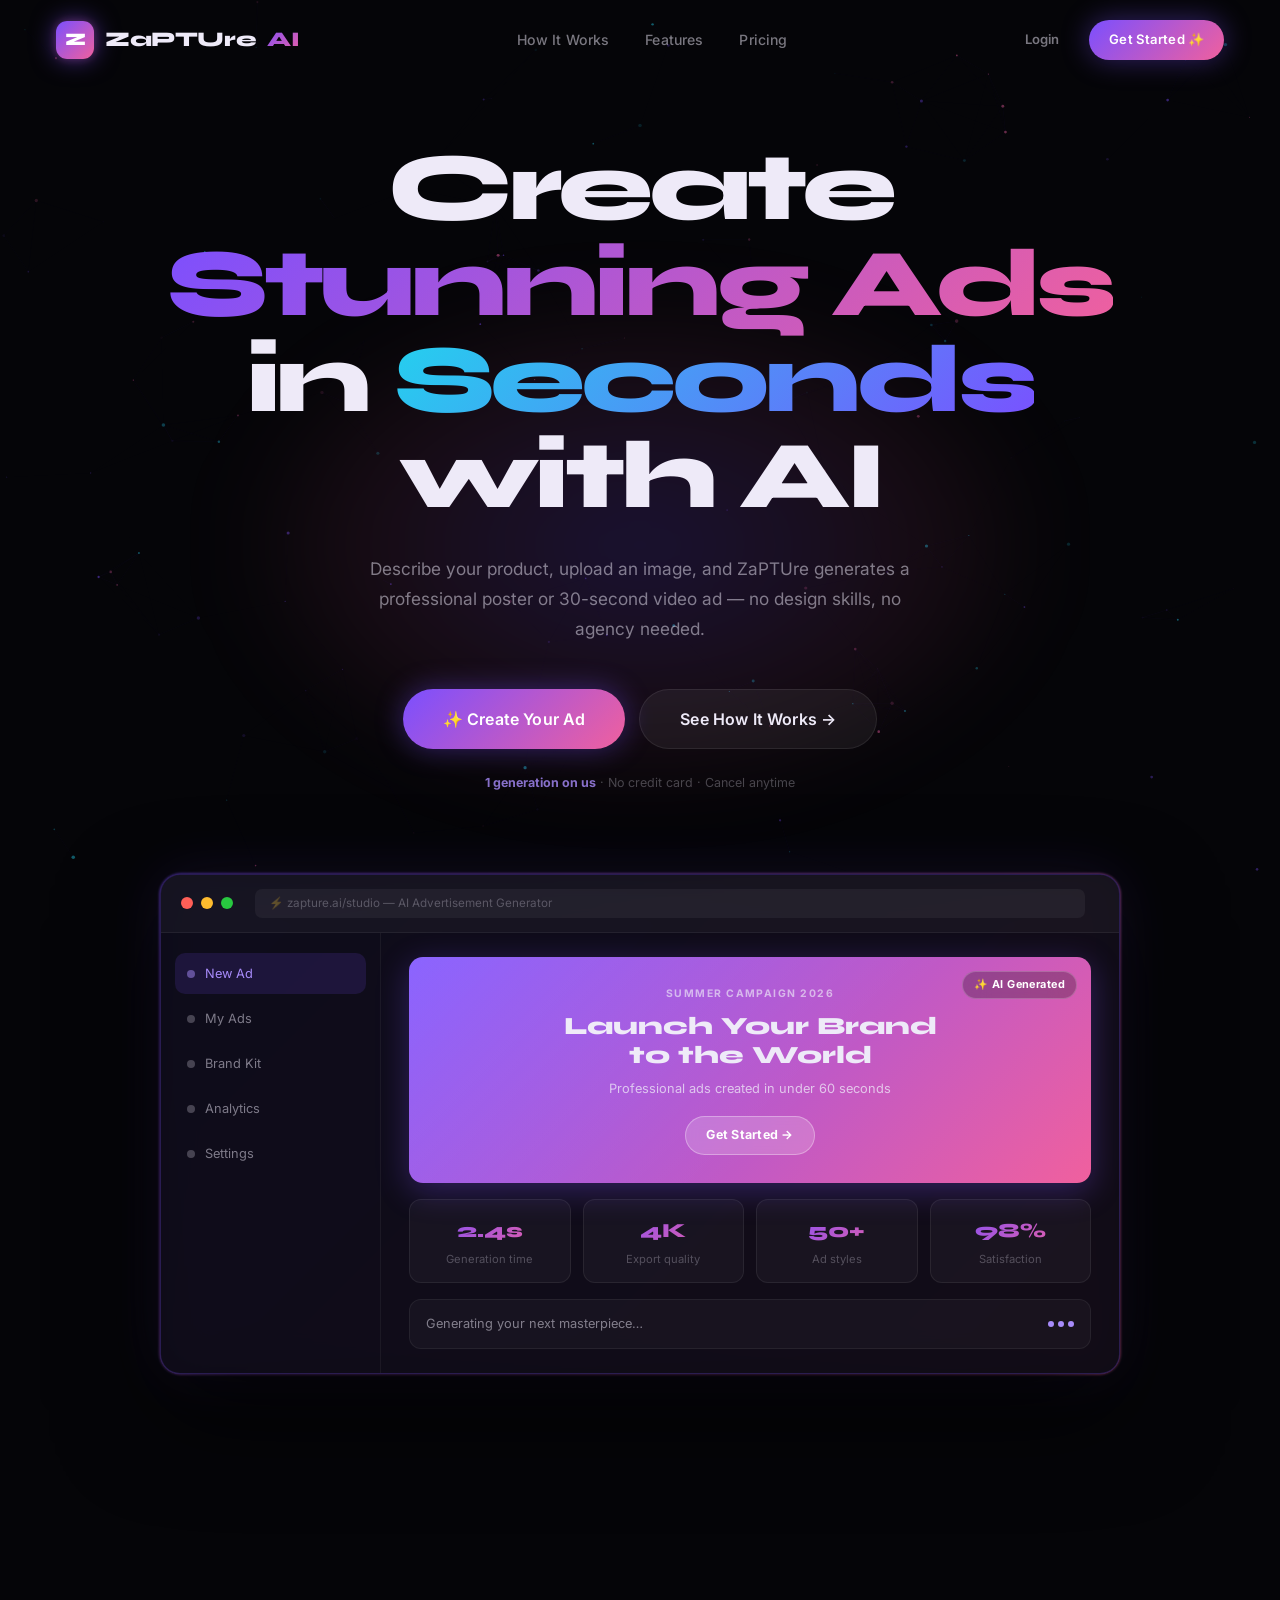
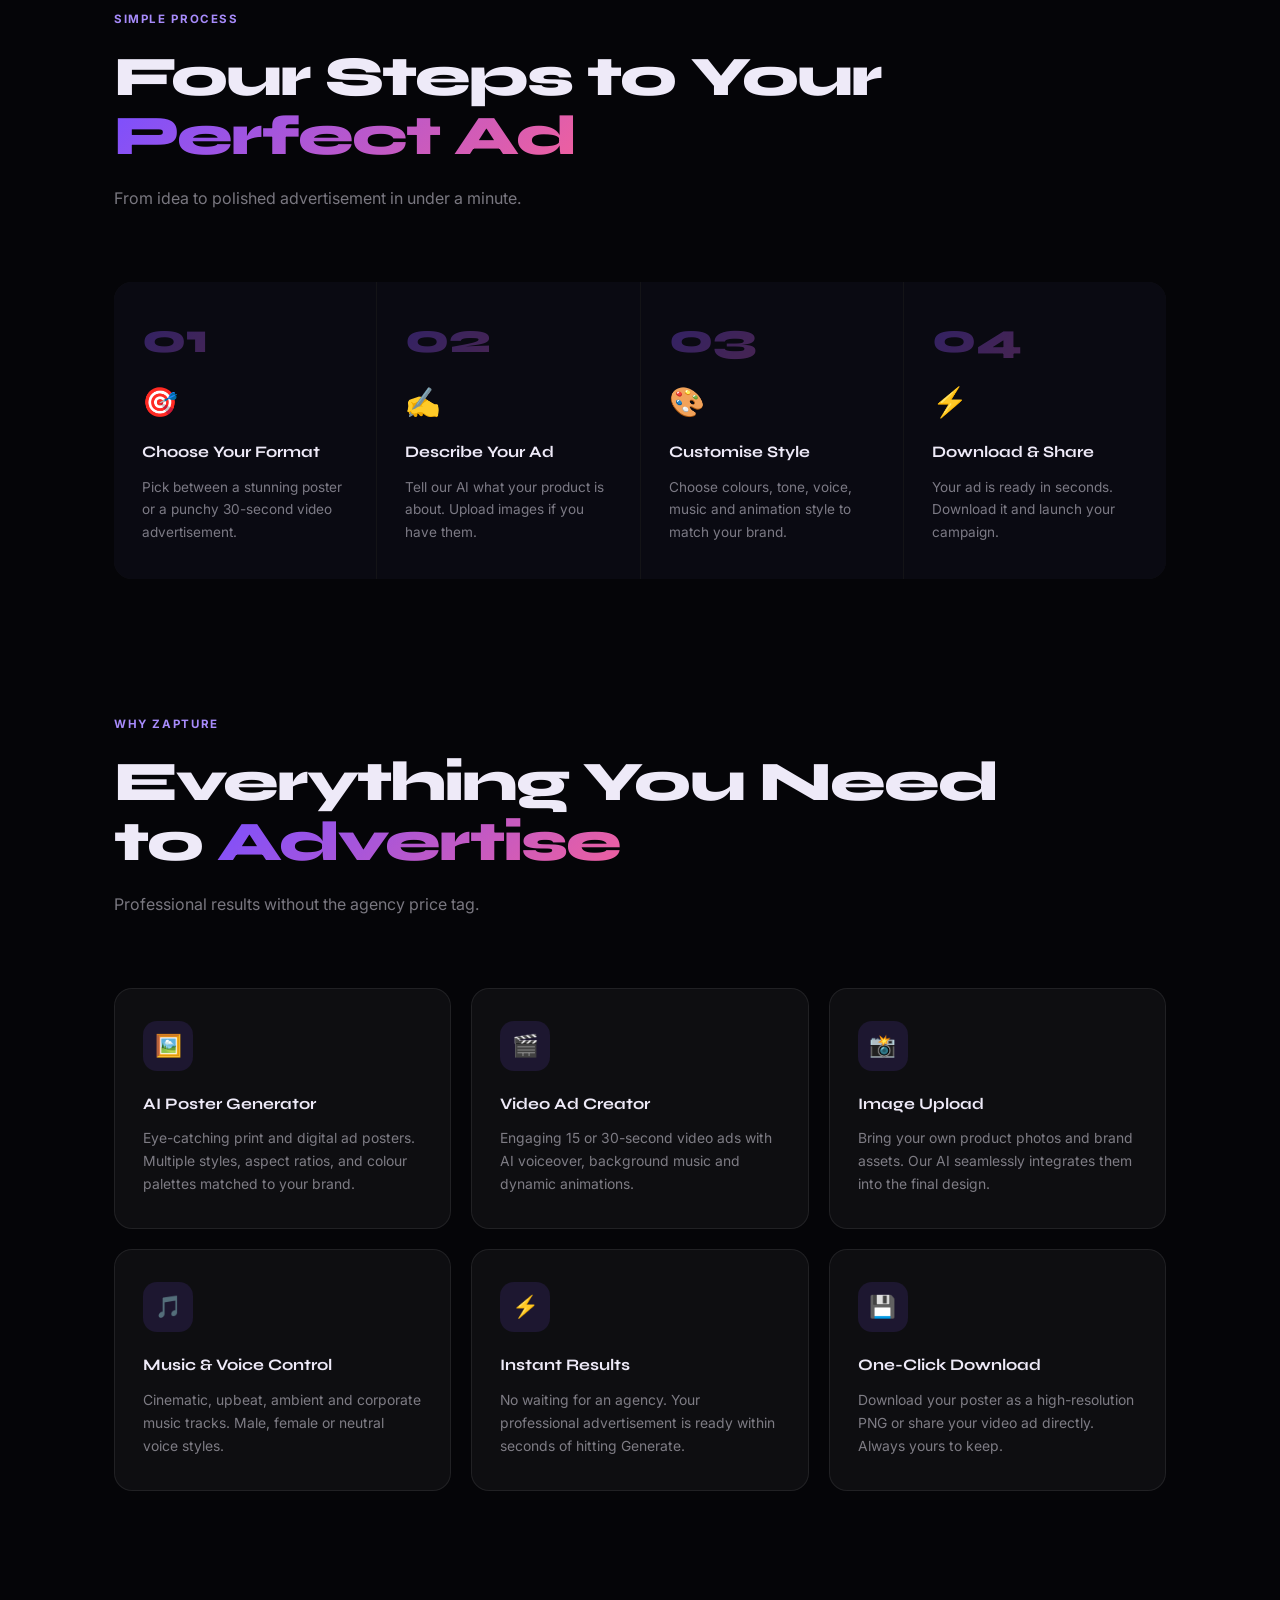
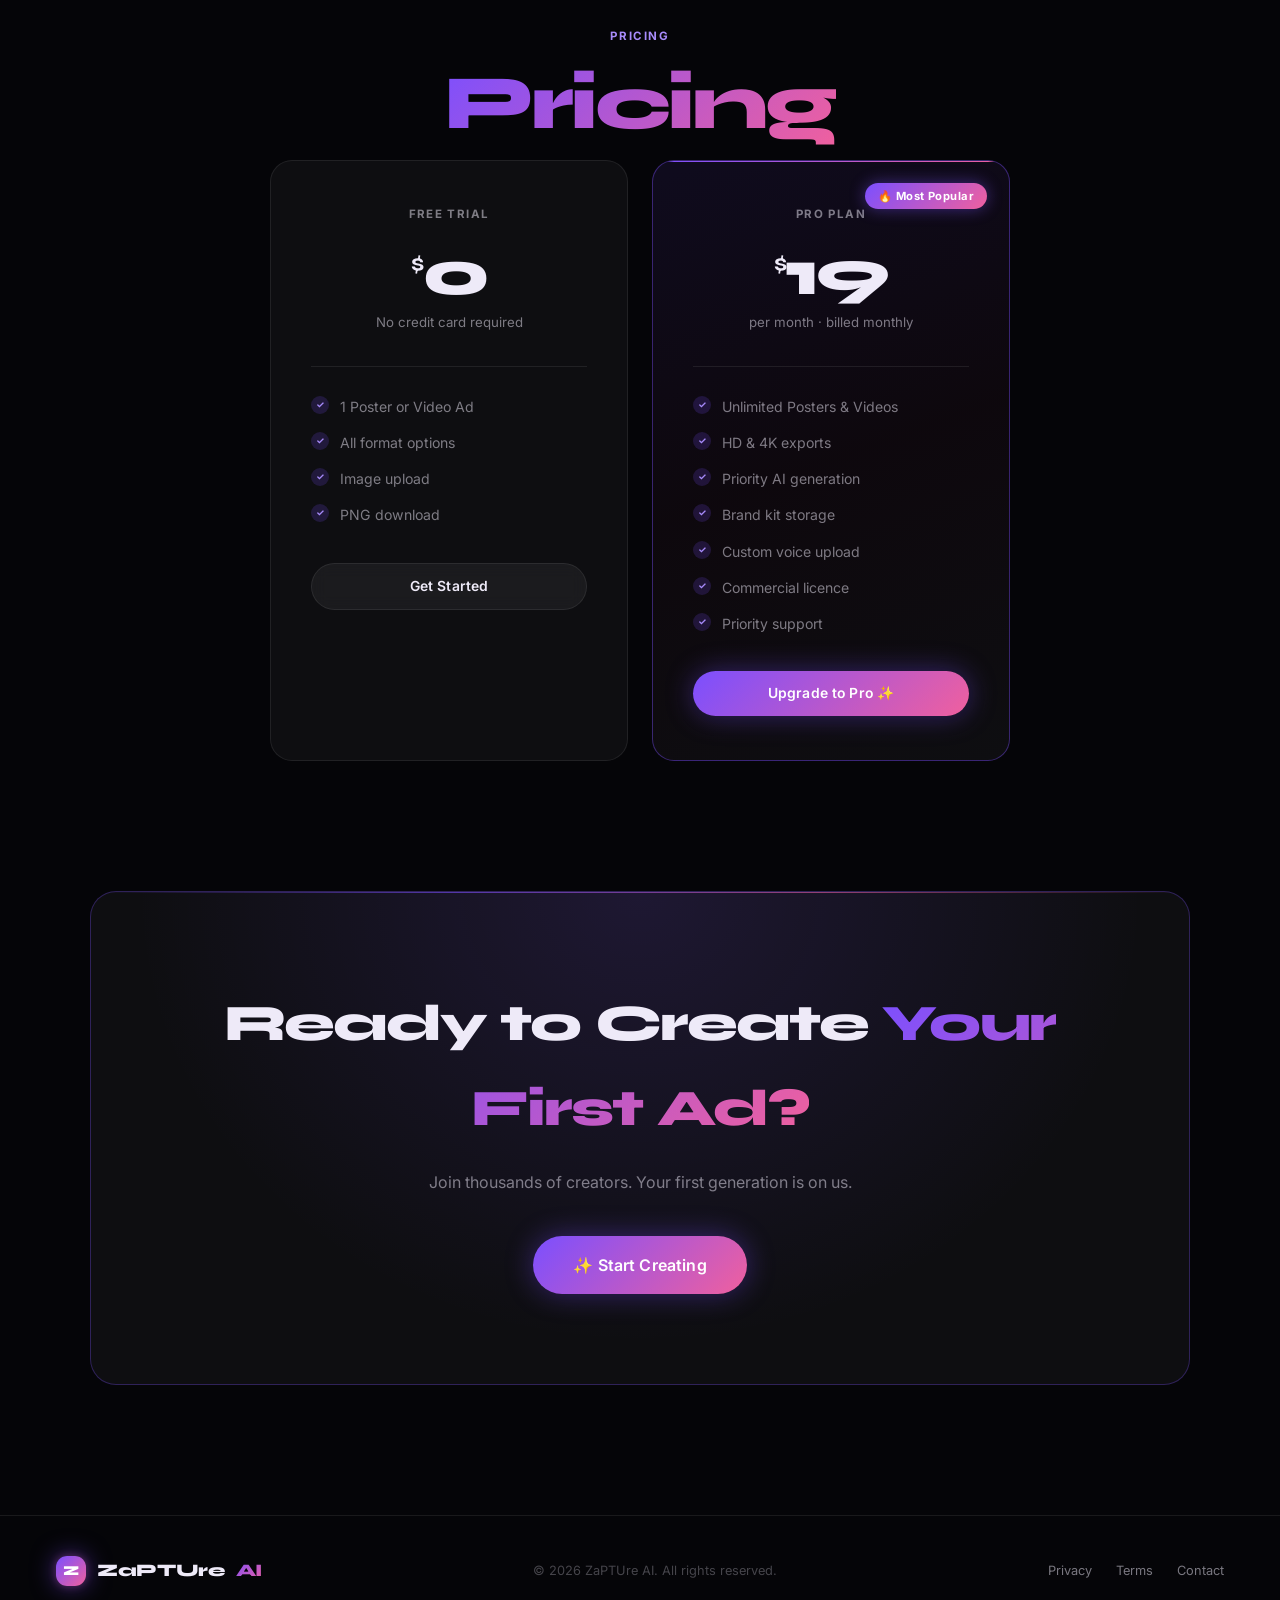
<file: index.html>
<!DOCTYPE html>
<html lang="en">
<head>
<meta charset="UTF-8"/>
<meta name="viewport" content="width=device-width,initial-scale=1.0"/>
<title>ZaPTUre AI — Create Stunning Ads in Seconds</title>
<link rel="preconnect" href="https://fonts.googleapis.com"/>
<link rel="preconnect" href="https://fonts.gstatic.com" crossorigin/>
<link href="https://fonts.googleapis.com/css2?family=Clash+Display:wght@500;600;700&family=Syne:wght@400;600;700;800&family=Inter:wght@300;400;500;600&display=swap" rel="stylesheet"/>
<style>
*,*::before,*::after{box-sizing:border-box;margin:0;padding:0}
:root{
  --bg:#050508;
  --bg2:#0a0a12;
  --bg3:#0f0f1a;
  --card:rgba(255,255,255,0.04);
  --card-border:rgba(255,255,255,0.08);
  --card-hover:rgba(255,255,255,0.07);
  --text:#eeeaf8;
  --muted:rgba(238,234,248,0.5);
  --muted2:rgba(238,234,248,0.28);
  --v1:#7b4fff;
  --v2:#a855f7;
  --pk:#f0609e;
  --cy:#22d3ee;
  --gold:#f59e0b;
  --g1:linear-gradient(135deg,#7b4fff,#f0609e);
  --g2:linear-gradient(135deg,#22d3ee,#7b4fff);
  --g3:linear-gradient(180deg,#7b4fff22,transparent);
  --r:18px;
}
html{scroll-behavior:smooth;scroll-padding-top:80px}
body{
  font-family:'Inter',sans-serif;
  background:var(--bg);
  color:var(--text);
  overflow-x:hidden;
  line-height:1.65;
}

/* CANVAS BACKGROUND */
#bgCanvas{
  position:fixed;inset:0;z-index:0;
  pointer-events:none;opacity:0.6;
}

/* SCROLL PROGRESS */
#spbar{
  position:fixed;top:0;left:0;height:2px;z-index:999;
  background:var(--g1);width:0%;transition:width 0.1s linear;
}

/* NAVBAR */
.nav{
  position:fixed;top:0;left:0;right:0;z-index:100;
  display:flex;align-items:center;justify-content:space-between;
  padding:20px 56px;
  transition:background 0.4s,backdrop-filter 0.4s,border 0.4s;
}
.nav.solid{
  background:rgba(5,5,8,0.82);
  backdrop-filter:blur(24px);
  border-bottom:1px solid var(--card-border);
}
.logo{
  display:flex;align-items:center;gap:11px;
  font-family:'Syne',sans-serif;font-weight:800;font-size:1.3rem;
  color:var(--text);text-decoration:none;letter-spacing:-0.02em;
}
.logo-z{
  width:38px;height:38px;border-radius:11px;
  background:var(--g1);
  display:flex;align-items:center;justify-content:center;
  font-size:1.1rem;color:#fff;font-weight:800;
  box-shadow:0 0 24px rgba(123,79,255,0.55),0 0 8px rgba(240,96,158,0.3);
  transition:box-shadow 0.3s;
}
.logo:hover .logo-z{box-shadow:0 0 36px rgba(123,79,255,0.8),0 0 16px rgba(240,96,158,0.5)}
.logo span{background:var(--g1);-webkit-background-clip:text;-webkit-text-fill-color:transparent}
.nav-links{display:flex;gap:36px}
.nav-links a{
  color:var(--muted);text-decoration:none;font-size:0.88rem;font-weight:500;
  letter-spacing:0.01em;transition:color 0.2s;position:relative;
}
.nav-links a::after{
  content:'';position:absolute;bottom:-3px;left:0;right:0;height:1px;
  background:var(--g1);transform:scaleX(0);transition:transform 0.3s;
}
.nav-links a:hover{color:var(--text)}
.nav-links a:hover::after{transform:scaleX(1)}
.nav-cta{display:flex;gap:10px;align-items:center}

/* BUTTONS */
.btn{
  display:inline-flex;align-items:center;gap:7px;
  padding:11px 24px;border-radius:100px;
  font-size:0.87rem;font-weight:600;letter-spacing:0.01em;
  text-decoration:none;cursor:pointer;border:none;
  transition:all 0.25s cubic-bezier(0.22,1,0.36,1);
  font-family:'Inter',sans-serif;white-space:nowrap;
  position:relative;overflow:hidden;
}
.btn-ghost{color:var(--muted);background:transparent}
.btn-ghost:hover{color:var(--text)}
.btn-outline{
  color:var(--text);
  background:rgba(255,255,255,0.055);
  border:1px solid var(--card-border);
  backdrop-filter:blur(8px);
}
.btn-outline:hover{background:rgba(255,255,255,0.09);border-color:rgba(255,255,255,0.18);transform:translateY(-1px)}
.btn-primary{
  background:var(--g1);color:#fff;
  box-shadow:0 0 28px rgba(123,79,255,0.4),0 4px 16px rgba(0,0,0,0.3);
}
.btn-primary::before{
  content:'';position:absolute;inset:0;
  background:linear-gradient(135deg,rgba(255,255,255,0.18),transparent);
  opacity:0;transition:opacity 0.3s;
}
.btn-primary:hover{
  transform:translateY(-2px);
  box-shadow:0 0 44px rgba(123,79,255,0.65),0 8px 24px rgba(0,0,0,0.4);
}
.btn-primary:hover::before{opacity:1}
.btn-lg{padding:16px 40px;font-size:1rem;border-radius:100px}
.btn-sm{padding:9px 20px;font-size:0.82rem}
.btn-white{background:#fff;color:#7b4fff;box-shadow:0 0 32px rgba(255,255,255,0.2)}
.btn-white:hover{transform:translateY(-2px);box-shadow:0 0 48px rgba(255,255,255,0.35)}

/* HERO */
.hero{
  min-height:100vh;
  display:flex;flex-direction:column;
  align-items:center;justify-content:center;
  text-align:center;
  padding:140px 24px 100px;
  position:relative;z-index:1;
}
.hero-glow{
  position:absolute;top:20%;left:50%;transform:translateX(-50%);
  width:800px;height:500px;
  background:radial-gradient(ellipse,rgba(123,79,255,0.18) 0%,rgba(240,96,158,0.08) 50%,transparent 75%);
  pointer-events:none;filter:blur(40px);
  animation:glowPulse 6s ease-in-out infinite;
}
@keyframes glowPulse{0%,100%{opacity:0.7;transform:translateX(-50%) scale(1)}50%{opacity:1;transform:translateX(-50%) scale(1.08)}}

.hero-badge{
  display:inline-flex;align-items:center;gap:9px;
  padding:8px 18px 8px 10px;border-radius:100px;
  background:rgba(123,79,255,0.12);
  border:1px solid rgba(123,79,255,0.28);
  font-size:0.78rem;font-weight:600;color:rgba(167,139,250,0.95);
  margin-bottom:36px;
  animation:fadeUp 0.9s ease both;
  letter-spacing:0.04em;
}
.badge-dot{
  width:22px;height:22px;border-radius:50%;
  background:var(--g1);
  display:flex;align-items:center;justify-content:center;
  font-size:0.7rem;
  box-shadow:0 0 10px rgba(123,79,255,0.6);
  animation:dotPulse 2.5s ease-in-out infinite;
}
@keyframes dotPulse{0%,100%{box-shadow:0 0 10px rgba(123,79,255,0.6)}50%{box-shadow:0 0 20px rgba(123,79,255,0.9),0 0 40px rgba(123,79,255,0.4)}}

.hero-title{
  font-family:'Syne',sans-serif;
  font-size:clamp(3.2rem,7.5vw,6.5rem);
  font-weight:800;
  line-height:1.0;
  letter-spacing:-0.045em;
  max-width:960px;
  animation:fadeUp 0.9s 0.12s ease both;
  margin-bottom:30px;
}
.hero-title .line{display:block}
.gt{
  background:var(--g1);
  -webkit-background-clip:text;-webkit-text-fill-color:transparent;
  background-clip:text;
  position:relative;
}
.gt2{
  background:var(--g2);
  -webkit-background-clip:text;-webkit-text-fill-color:transparent;
  background-clip:text;
}

.hero-sub{
  max-width:560px;font-size:1.08rem;
  color:var(--muted);line-height:1.75;
  animation:fadeUp 0.9s 0.22s ease both;
  margin-bottom:44px;
}
.hero-actions{
  display:flex;gap:14px;flex-wrap:wrap;justify-content:center;
  animation:fadeUp 0.9s 0.32s ease both;
  margin-bottom:24px;
}
.hero-note{
  font-size:0.78rem;color:var(--muted2);
  animation:fadeUp 0.9s 0.42s ease both;
  margin-bottom:80px;
}
.hero-note strong{color:rgba(167,139,250,0.8)}

@keyframes fadeUp{
  from{opacity:0;transform:translateY(28px)}
  to{opacity:1;transform:translateY(0)}
}

/* LIVE PREVIEW WINDOW */
.preview-wrap{
  width:100%;max-width:960px;
  animation:fadeUp 0.9s 0.52s ease both;
  position:relative;
}
.preview-wrap::before{
  content:'';position:absolute;inset:-1px;
  background:var(--g1);border-radius:22px;
  filter:blur(1px);opacity:0.5;z-index:-1;
  animation:borderGlow 4s ease-in-out infinite;
}
@keyframes borderGlow{0%,100%{opacity:0.35}50%{opacity:0.65}}
.preview-win{
  background:rgba(10,10,18,0.95);
  border:1px solid rgba(123,79,255,0.25);
  border-radius:20px;overflow:hidden;
  backdrop-filter:blur(20px);
  box-shadow:0 40px 100px rgba(0,0,0,0.7),0 0 60px rgba(123,79,255,0.12);
}
.win-bar{
  display:flex;align-items:center;gap:8px;
  padding:14px 20px;
  background:rgba(255,255,255,0.03);
  border-bottom:1px solid rgba(255,255,255,0.06);
}
.dot{width:12px;height:12px;border-radius:50%;flex-shrink:0}
.dot.r{background:#ff5f57}.dot.y{background:#febc2e}.dot.g{background:#28c840}
.win-url{
  flex:1;margin:0 14px;
  background:rgba(255,255,255,0.05);border-radius:7px;
  padding:5px 14px;font-size:0.73rem;color:var(--muted2);
  font-family:'Inter',monospace;text-align:left;
}
.win-body{
  display:grid;grid-template-columns:220px 1fr;
  min-height:360px;
}
.win-sidebar{
  border-right:1px solid rgba(255,255,255,0.05);
  padding:20px 14px;display:flex;flex-direction:column;gap:4px;
}
.sb-item{
  display:flex;align-items:center;gap:10px;
  padding:10px 12px;border-radius:10px;
  font-size:0.8rem;color:var(--muted);cursor:pointer;
  transition:background 0.2s,color 0.2s;
}
.sb-item:hover{background:rgba(255,255,255,0.05);color:var(--text)}
.sb-item.active{background:rgba(123,79,255,0.14);color:#a78bfa}
.sb-dot{
  width:8px;height:8px;border-radius:50%;
  background:currentColor;opacity:0.5;flex-shrink:0;
}
.win-main{padding:24px 28px;display:flex;flex-direction:column;gap:16px}

/* AD PREVIEW CARD */
.ad-preview{
  border-radius:14px;overflow:hidden;position:relative;
  background:var(--g1);padding:28px 24px;
  box-shadow:0 8px 32px rgba(123,79,255,0.3);
  animation:cardBreath 5s ease-in-out infinite;
}
@keyframes cardBreath{0%,100%{filter:brightness(1)}50%{filter:brightness(1.08)}}
.ad-preview::before{
  content:'';position:absolute;inset:0;
  background:linear-gradient(135deg,rgba(255,255,255,0.12) 0%,transparent 60%);
  pointer-events:none;
}
.ad-ai-badge{
  position:absolute;top:14px;right:14px;
  background:rgba(0,0,0,0.25);backdrop-filter:blur(12px);
  border:1px solid rgba(255,255,255,0.2);
  border-radius:100px;padding:4px 11px;
  font-size:0.68rem;font-weight:700;color:#fff;letter-spacing:0.04em;
}
.ad-eyebrow{font-size:0.65rem;font-weight:700;letter-spacing:0.14em;text-transform:uppercase;opacity:0.65;margin-bottom:10px}
.ad-h{
  font-family:'Syne',sans-serif;font-size:1.55rem;font-weight:800;
  line-height:1.15;margin-bottom:10px;
}
.ad-sub{font-size:0.8rem;opacity:0.75;margin-bottom:18px;line-height:1.5}
.ad-cta{
  display:inline-block;
  background:rgba(255,255,255,0.18);
  border:1px solid rgba(255,255,255,0.32);
  border-radius:100px;padding:8px 20px;
  font-size:0.78rem;font-weight:700;color:#fff;
  backdrop-filter:blur(6px);letter-spacing:0.02em;
}

/* STATS ROW */
.stats-row{display:flex;gap:12px}
.stat{
  flex:1;background:rgba(255,255,255,0.035);
  border:1px solid rgba(255,255,255,0.07);
  border-radius:12px;padding:14px 12px;
  transition:border-color 0.3s;
}
.stat:hover{border-color:rgba(123,79,255,0.3)}
.stat-n{
  font-family:'Syne',sans-serif;font-size:1.25rem;font-weight:800;
  background:var(--g1);-webkit-background-clip:text;-webkit-text-fill-color:transparent;
}
.stat-l{font-size:0.7rem;color:var(--muted2);margin-top:3px}

/* TYPING */
.typing-row{
  display:flex;align-items:center;gap:12px;
  background:rgba(255,255,255,0.03);
  border:1px solid rgba(255,255,255,0.06);
  border-radius:12px;padding:13px 16px;
}
.typing-msg{font-size:0.8rem;color:var(--muted);flex:1;text-align:left}
.typing-dots{display:flex;gap:4px;align-items:center}
.td{
  width:6px;height:6px;border-radius:50%;background:#a78bfa;
  animation:td 1.4s ease-in-out infinite;
}
.td:nth-child(2){animation-delay:0.18s}
.td:nth-child(3){animation-delay:0.36s}
@keyframes td{0%,80%,100%{transform:scale(0.5);opacity:0.3}40%{transform:scale(1.1);opacity:1}}

/* ═══ SECTIONS ═══ */
.container{max-width:1100px;margin:0 auto;padding:0 24px}
.section{padding:130px 0}
.stag{
  display:inline-block;font-size:0.72rem;font-weight:700;
  letter-spacing:0.14em;text-transform:uppercase;
  color:#a78bfa;margin-bottom:18px;
}
.stitle{
  font-family:'Syne',sans-serif;
  font-size:clamp(2.2rem,4.5vw,3.5rem);
  font-weight:800;letter-spacing:-0.035em;line-height:1.07;
  margin-bottom:18px;
}
.stitle-lg{
  font-family:'Syne',sans-serif;
  font-size:clamp(3rem,6vw,5rem);
  font-weight:800;letter-spacing:-0.045em;line-height:1.02;
  margin-bottom:18px;
}
.ssub{
  font-size:1rem;color:var(--muted);max-width:480px;
  line-height:1.75;margin-bottom:70px;
}

/* HOW IT WORKS */
.steps-track{
  display:grid;
  grid-template-columns:repeat(4,1fr);
  gap:1px;
  background:rgba(255,255,255,0.06);
  border-radius:var(--r);overflow:hidden;
}
.step{
  background:var(--bg2);padding:36px 28px;
  position:relative;overflow:hidden;
  transition:background 0.35s;
}
.step:hover{background:rgba(123,79,255,0.07)}
.step::before{
  content:'';position:absolute;top:0;left:0;right:0;height:2px;
  background:var(--g1);transform:scaleX(0);transform-origin:left;
  transition:transform 0.5s cubic-bezier(0.22,1,0.36,1);
}
.step:hover::before{transform:scaleX(1)}
.step-n{
  font-family:'Syne',sans-serif;font-size:2.6rem;font-weight:800;
  background:var(--g1);-webkit-background-clip:text;-webkit-text-fill-color:transparent;
  opacity:0.35;line-height:1;margin-bottom:18px;
  transition:opacity 0.3s;
}
.step:hover .step-n{opacity:0.7}
.step-ico{font-size:1.8rem;display:block;margin-bottom:14px}
.step h3{
  font-family:'Syne',sans-serif;font-size:1rem;font-weight:700;
  margin-bottom:10px;
}
.step p{font-size:0.85rem;color:var(--muted);line-height:1.65}

/* FEATURES */
.feat-grid{
  display:grid;
  grid-template-columns:repeat(3,1fr);
  gap:20px;
}
.feat{
  background:var(--card);
  border:1px solid var(--card-border);
  border-radius:var(--r);padding:32px 28px;
  position:relative;overflow:hidden;
  transition:border-color 0.35s,transform 0.35s,background 0.35s;
  cursor:default;
}
.feat::after{
  content:'';position:absolute;inset:0;
  background:radial-gradient(circle at 50% 120%,rgba(123,79,255,0.12),transparent 60%);
  opacity:0;transition:opacity 0.4s;
}
.feat:hover{
  border-color:rgba(123,79,255,0.35);
  transform:translateY(-5px);
  background:var(--card-hover);
}
.feat:hover::after{opacity:1}
.feat-ico{
  width:50px;height:50px;border-radius:14px;
  background:rgba(123,79,255,0.13);
  display:flex;align-items:center;justify-content:center;
  font-size:1.35rem;margin-bottom:20px;
  transition:background 0.3s,transform 0.3s;
}
.feat:hover .feat-ico{background:rgba(123,79,255,0.22);transform:scale(1.08)}
.feat h3{font-family:'Syne',sans-serif;font-size:1rem;font-weight:700;margin-bottom:10px}
.feat p{font-size:0.87rem;color:var(--muted);line-height:1.65}

/* PRICING */
.price-grid{
  display:grid;grid-template-columns:repeat(2,1fr);
  gap:24px;max-width:740px;margin:0 auto;
}
.price-card{
  background:var(--card);
  border:1px solid var(--card-border);
  border-radius:22px;padding:44px 40px;
  position:relative;overflow:hidden;
  transition:transform 0.35s,border-color 0.35s;
}
.price-card:hover{transform:translateY(-4px)}
.price-card.hot{
  border-color:rgba(123,79,255,0.4);
  background:linear-gradient(160deg,rgba(123,79,255,0.09),rgba(240,96,158,0.04),var(--card));
}
.price-card.hot::before{
  content:'';position:absolute;top:0;left:0;right:0;height:1px;
  background:var(--g1);
}
.price-pop{
  position:absolute;top:22px;right:22px;
  background:var(--g1);border-radius:100px;
  padding:4px 13px;font-size:0.7rem;font-weight:700;color:#fff;
  box-shadow:0 0 16px rgba(123,79,255,0.45);
  letter-spacing:0.04em;
}
.price-plan{font-size:0.72rem;font-weight:700;letter-spacing:0.12em;text-transform:uppercase;color:var(--muted);margin-bottom:18px}
.price-num{
  font-family:'Syne',sans-serif;font-size:4rem;font-weight:800;
  letter-spacing:-0.04em;line-height:1;margin-bottom:6px;
}
.price-num sup{font-size:1.5rem;vertical-align:super;font-weight:700}
.price-per{font-size:0.83rem;color:var(--muted);margin-bottom:32px}
.price-div{border:none;border-top:1px solid var(--card-border);margin-bottom:28px}
.price-feats{list-style:none;display:flex;flex-direction:column;gap:13px;margin-bottom:36px}
.price-feats li{
  display:flex;align-items:flex-start;gap:11px;
  font-size:0.88rem;color:var(--muted);
}
.price-check{
  width:18px;height:18px;border-radius:50%;
  background:rgba(123,79,255,0.18);
  display:flex;align-items:center;justify-content:center;
  flex-shrink:0;margin-top:1px;
  font-size:0.6rem;color:#a78bfa;font-weight:700;
}

/* TESTIMONIALS */
.testi-grid{display:grid;grid-template-columns:repeat(3,1fr);gap:22px}
.testi{
  background:var(--card);border:1px solid var(--card-border);
  border-radius:var(--r);padding:32px 28px;
  position:relative;overflow:hidden;
  transition:border-color 0.35s,transform 0.35s;
}
.testi::before{
  content:'"';position:absolute;top:16px;right:24px;
  font-family:'Syne',sans-serif;font-size:5rem;font-weight:800;
  background:var(--g1);-webkit-background-clip:text;-webkit-text-fill-color:transparent;
  opacity:0.12;line-height:1;
}
.testi:hover{border-color:rgba(123,79,255,0.3);transform:translateY(-4px)}
.stars{color:var(--gold);font-size:0.85rem;letter-spacing:2px;margin-bottom:16px}
.testi-q{font-size:0.92rem;color:var(--muted);line-height:1.78;margin-bottom:24px;font-style:italic}
.testi-who{display:flex;align-items:center;gap:12px}
.ava{
  width:40px;height:40px;border-radius:50%;
  background:var(--g1);flex-shrink:0;
  display:flex;align-items:center;justify-content:center;
  font-family:'Syne',sans-serif;font-weight:700;font-size:0.9rem;color:#fff;
  box-shadow:0 0 14px rgba(123,79,255,0.45);
}
.who-name{font-weight:600;font-size:0.88rem}
.who-role{font-size:0.75rem;color:var(--muted)}

/* CTA BAND */
.cta-band{padding:0 24px 130px}
.cta-box{
  max-width:1100px;margin:0 auto;
  background:var(--card);
  border:1px solid rgba(123,79,255,0.3);
  border-radius:26px;padding:90px 60px;
  text-align:center;position:relative;overflow:hidden;
}
.cta-box::before{
  content:'';position:absolute;top:0;left:0;right:0;height:1px;
  background:linear-gradient(90deg,transparent,rgba(123,79,255,0.6),rgba(240,96,158,0.6),transparent);
}
.cta-box::after{
  content:'';position:absolute;inset:0;
  background:radial-gradient(ellipse at 50% 0%,rgba(123,79,255,0.14),transparent 65%);
  pointer-events:none;
}
.cta-box h2{
  font-family:'Syne',sans-serif;font-size:clamp(2.2rem,4vw,3.2rem);
  font-weight:800;letter-spacing:-0.035em;margin-bottom:18px;
  position:relative;z-index:1;
}
.cta-box p{font-size:1rem;color:var(--muted);margin-bottom:40px;position:relative;z-index:1}
.cta-box .btn{position:relative;z-index:1}

/* FOOTER */
.footer{
  border-top:1px solid var(--card-border);
  padding:40px 56px;
  display:flex;align-items:center;justify-content:space-between;
  flex-wrap:wrap;gap:16px;
}
.footer-copy{font-size:0.8rem;color:var(--muted2)}
.footer-links{display:flex;gap:24px}
.footer-links a{font-size:0.8rem;color:var(--muted);text-decoration:none;transition:color 0.2s}
.footer-links a:hover{color:var(--text)}

/* REVEAL */
.rv{
  opacity:0;transform:translateY(36px);
  transition:opacity 0.75s cubic-bezier(0.22,1,0.36,1),transform 0.75s cubic-bezier(0.22,1,0.36,1);
}
.rv.in{opacity:1;transform:none}
.rv-d1{transition-delay:0.08s}
.rv-d2{transition-delay:0.16s}
.rv-d3{transition-delay:0.24s}

@media(max-width:900px){
  .nav{padding:16px 20px}
  .nav-links{display:none}
  .hero{padding:110px 20px 80px}
  .steps-track{grid-template-columns:1fr 1fr}
  .feat-grid{grid-template-columns:1fr 1fr}
  .testi-grid{grid-template-columns:1fr}
  .price-grid{grid-template-columns:1fr}
  .win-sidebar{display:none}
  .win-body{grid-template-columns:1fr}
  .cta-box{padding:60px 28px}
  .footer{flex-direction:column;text-align:center;padding:32px 20px}
}
@media(max-width:600px){
  .steps-track{grid-template-columns:1fr}
  .feat-grid{grid-template-columns:1fr}
  .hero-title{font-size:2.8rem}
}
</style>
</head>
<body>

<div id="spbar"></div>
<canvas id="bgCanvas"></canvas>

<!-- NAV -->
<nav class="nav" id="nav">
  <a href="index.html" class="logo">
    <div class="logo-z">Z</div>
    ZaPTUre<span>AI</span>
  </a>
  <div class="nav-links">
    <a href="#how-it-works">How It Works</a>
    <a href="#features">Features</a>
    <a href="#pricing">Pricing</a>
  </div>
  <div class="nav-cta">
    <a href="login.html" class="btn btn-ghost btn-sm">Login</a>
    <a href="studio.html" class="btn btn-primary btn-sm">Get Started ✨</a>
  </div>
</nav>

<!-- HERO -->
<section class="hero">
  <div class="hero-glow"></div>



  <h1 class="hero-title">
    <span class="line">Create <span class="gt">Stunning Ads</span></span>
    <span class="line">in <span class="gt2">Seconds</span> with AI</span>
  </h1>

  <p class="hero-sub">
    Describe your product, upload an image, and ZaPTUre generates a professional poster or 30-second video ad — no design skills, no agency needed.
  </p>

  <div class="hero-actions">
    <a href="studio.html" class="btn btn-primary btn-lg">✨ Create Your Ad</a>
    <a href="#how-it-works" class="btn btn-outline btn-lg">See How It Works →</a>
  </div>

  <p class="hero-note"><strong>1 generation on us</strong> · No credit card · Cancel anytime</p>

  <div class="preview-wrap">
    <div class="preview-win">
      <div class="win-bar">
        <div class="dot r"></div><div class="dot y"></div><div class="dot g"></div>
        <div class="win-url">⚡ zapture.ai/studio — AI Advertisement Generator</div>
      </div>
      <div class="win-body">
        <div class="win-sidebar">
          <div class="sb-item active"><div class="sb-dot"></div>New Ad</div>
          <div class="sb-item"><div class="sb-dot"></div>My Ads</div>
          <div class="sb-item"><div class="sb-dot"></div>Brand Kit</div>
          <div class="sb-item"><div class="sb-dot"></div>Analytics</div>
          <div class="sb-item"><div class="sb-dot"></div>Settings</div>
        </div>
        <div class="win-main">
          <div class="ad-preview">
            <div class="ad-ai-badge">✨ AI Generated</div>
            <div class="ad-eyebrow">Summer Campaign 2026</div>
            <div class="ad-h">Launch Your Brand<br/>to the World</div>
            <div class="ad-sub">Professional ads created in under 60 seconds</div>
            <div class="ad-cta">Get Started →</div>
          </div>
          <div class="stats-row">
            <div class="stat"><div class="stat-n">2.4s</div><div class="stat-l">Generation time</div></div>
            <div class="stat"><div class="stat-n">4K</div><div class="stat-l">Export quality</div></div>
            <div class="stat"><div class="stat-n">50+</div><div class="stat-l">Ad styles</div></div>
            <div class="stat"><div class="stat-n">98%</div><div class="stat-l">Satisfaction</div></div>
          </div>
          <div class="typing-row">
            <div class="typing-msg" id="typingMsg">Generating your next masterpiece…</div>
            <div class="typing-dots"><div class="td"></div><div class="td"></div><div class="td"></div></div>
          </div>
        </div>
      </div>
    </div>
  </div>
</section>

<!-- HOW IT WORKS -->
<section class="section" id="how-it-works">
  <div class="container">
    <div class="stag rv">Simple Process</div>
    <h2 class="stitle rv">Four Steps to Your <span class="gt">Perfect Ad</span></h2>
    <p class="ssub rv">From idea to polished advertisement in under a minute.</p>
    <div class="steps-track rv">
      <div class="step">
        <div class="step-n">01</div>
        <span class="step-ico">🎯</span>
        <h3>Choose Your Format</h3>
        <p>Pick between a stunning poster or a punchy 30-second video advertisement.</p>
      </div>
      <div class="step">
        <div class="step-n">02</div>
        <span class="step-ico">✍️</span>
        <h3>Describe Your Ad</h3>
        <p>Tell our AI what your product is about. Upload images if you have them.</p>
      </div>
      <div class="step">
        <div class="step-n">03</div>
        <span class="step-ico">🎨</span>
        <h3>Customise Style</h3>
        <p>Choose colours, tone, voice, music and animation style to match your brand.</p>
      </div>
      <div class="step">
        <div class="step-n">04</div>
        <span class="step-ico">⚡</span>
        <h3>Download & Share</h3>
        <p>Your ad is ready in seconds. Download it and launch your campaign.</p>
      </div>
    </div>
  </div>
</section>

<!-- FEATURES -->
<section class="section" id="features" style="padding-top:0">
  <div class="container">
    <div class="stag rv">Why ZaPTUre</div>
    <h2 class="stitle rv">Everything You Need<br/>to <span class="gt">Advertise</span></h2>
    <p class="ssub rv">Professional results without the agency price tag.</p>
    <div class="feat-grid">
      <div class="feat rv"><div class="feat-ico">🖼️</div><h3>AI Poster Generator</h3><p>Eye-catching print and digital ad posters. Multiple styles, aspect ratios, and colour palettes matched to your brand.</p></div>
      <div class="feat rv rv-d1"><div class="feat-ico">🎬</div><h3>Video Ad Creator</h3><p>Engaging 15 or 30-second video ads with AI voiceover, background music and dynamic animations.</p></div>
      <div class="feat rv rv-d2"><div class="feat-ico">📸</div><h3>Image Upload</h3><p>Bring your own product photos and brand assets. Our AI seamlessly integrates them into the final design.</p></div>
      <div class="feat rv"><div class="feat-ico">🎵</div><h3>Music & Voice Control</h3><p>Cinematic, upbeat, ambient and corporate music tracks. Male, female or neutral voice styles.</p></div>
      <div class="feat rv rv-d1"><div class="feat-ico">⚡</div><h3>Instant Results</h3><p>No waiting for an agency. Your professional advertisement is ready within seconds of hitting Generate.</p></div>
      <div class="feat rv rv-d2"><div class="feat-ico">💾</div><h3>One-Click Download</h3><p>Download your poster as a high-resolution PNG or share your video ad directly. Always yours to keep.</p></div>
    </div>
  </div>
</section>

<!-- PRICING -->
<section class="section" id="pricing" style="padding-top:0">
  <div class="container" style="text-align:center">
    <div class="stag rv">Pricing</div>
    <h2 class="stitle-lg rv" style="margin:0 auto 18px"><span class="gt">Pricing</span></h2>
    <div class="price-grid">
      <div class="price-card rv">
        <div class="price-plan">Free Trial</div>
        <div class="price-num"><sup>$</sup>0</div>
        <div class="price-per">No credit card required</div>
        <hr class="price-div"/>
        <ul class="price-feats">
          <li><div class="price-check">✓</div>1 Poster or Video Ad</li>
          <li><div class="price-check">✓</div>All format options</li>
          <li><div class="price-check">✓</div>Image upload</li>
          <li><div class="price-check">✓</div>PNG download</li>
        </ul>
        <a href="studio.html" class="btn btn-outline" style="width:100%;justify-content:center">Get Started</a>
      </div>
      <div class="price-card hot rv rv-d1">
        <div class="price-pop">🔥 Most Popular</div>
        <div class="price-plan">Pro Plan</div>
        <div class="price-num"><sup>$</sup>19</div>
        <div class="price-per">per month · billed monthly</div>
        <hr class="price-div"/>
        <ul class="price-feats">
          <li><div class="price-check">✓</div>Unlimited Posters & Videos</li>
          <li><div class="price-check">✓</div>HD & 4K exports</li>
          <li><div class="price-check">✓</div>Priority AI generation</li>
          <li><div class="price-check">✓</div>Brand kit storage</li>
          <li><div class="price-check">✓</div>Custom voice upload</li>
          <li><div class="price-check">✓</div>Commercial licence</li>
          <li><div class="price-check">✓</div>Priority support</li>
        </ul>
        <a href="studio.html" class="btn btn-primary" style="width:100%;justify-content:center">Upgrade to Pro ✨</a>
      </div>
    </div>
  </div>
</section>



<!-- CTA -->
<div class="cta-band">
  <div class="cta-box rv">
    <h2>Ready to Create <span class="gt">Your First Ad?</span></h2>
    <p>Join thousands of creators. Your first generation is on us.</p>
    <a href="studio.html" class="btn btn-primary btn-lg">✨ Start Creating</a>
  </div>
</div>

<!-- FOOTER -->
<footer class="footer">
  <a href="index.html" class="logo" style="font-size:1.1rem">
    <div class="logo-z" style="width:30px;height:30px;font-size:0.85rem">Z</div>
    ZaPTUre<span>AI</span>
  </a>
  <div class="footer-copy">© 2026 ZaPTUre AI. All rights reserved.</div>
  <div class="footer-links">
    <a href="#">Privacy</a>
    <a href="#">Terms</a>
    <a href="#">Contact</a>
  </div>
</footer>

<script>
/* ── PARTICLE CANVAS ── */
const canvas=document.getElementById('bgCanvas'),ctx=canvas.getContext('2d');
let W,H,pts=[];
function resize(){W=canvas.width=window.innerWidth;H=canvas.height=window.innerHeight}
resize();window.addEventListener('resize',resize);

class Pt{
  constructor(){this.reset()}
  reset(){
    this.x=Math.random()*W;this.y=Math.random()*H;
    this.r=Math.random()*1.5+0.3;
    this.vx=(Math.random()-0.5)*0.25;this.vy=(Math.random()-0.5)*0.25;
    this.a=Math.random();this.fade=Math.random()>0.5?0.004:-0.004;
    const c=[[123,79,255],[240,96,158],[34,211,238]];
    this.col=c[Math.floor(Math.random()*c.length)];
  }
  tick(){
    this.x+=this.vx;this.y+=this.vy;
    this.a+=this.fade;
    if(this.a<=0||this.a>=1)this.fade*=-1;
    if(this.x<0||this.x>W||this.y<0||this.y>H)this.reset();
  }
  draw(){
    ctx.beginPath();ctx.arc(this.x,this.y,this.r,0,Math.PI*2);
    ctx.fillStyle=`rgba(${this.col},${this.a*0.8})`;ctx.fill();
  }
}

for(let i=0;i<140;i++)pts.push(new Pt());

function drawLines(){
  for(let i=0;i<pts.length;i++){
    for(let j=i+1;j<pts.length;j++){
      const dx=pts[i].x-pts[j].x,dy=pts[i].y-pts[j].y;
      const d=Math.sqrt(dx*dx+dy*dy);
      if(d<110){
        const a=(1-d/110)*0.12;
        ctx.beginPath();ctx.moveTo(pts[i].x,pts[i].y);ctx.lineTo(pts[j].x,pts[j].y);
        ctx.strokeStyle=`rgba(123,79,255,${a})`;ctx.lineWidth=0.5;ctx.stroke();
      }
    }
  }
}

function loop(){
  ctx.clearRect(0,0,W,H);
  pts.forEach(p=>{p.tick();p.draw()});
  drawLines();
  requestAnimationFrame(loop);
}
loop();

/* ── SCROLL EFFECTS ── */
const nav=document.getElementById('nav'),spbar=document.getElementById('spbar');
window.addEventListener('scroll',()=>{
  nav.classList.toggle('solid',window.scrollY>60);
  const p=(window.scrollY/(document.documentElement.scrollHeight-window.innerHeight))*100;
  spbar.style.width=p+'%';
},{ passive:true });

/* ── REVEAL ── */
const io=new IntersectionObserver(entries=>{
  entries.forEach(e=>{if(e.isIntersecting)e.target.classList.add('in')});
},{threshold:0.12,rootMargin:'0px 0px -40px 0px'});
document.querySelectorAll('.rv').forEach(el=>io.observe(el));

/* ── TYPING ROTATOR ── */
const msgs=[
  'Generating your summer campaign…',
  'Crafting a luxury product poster…',
  'Building a 30-second video ad…',
  'Applying brand colours…',
  'Adding voiceover to your ad…',
  'Rendering HD export…',
];
let mi=0;
setInterval(()=>{
  mi=(mi+1)%msgs.length;
  const el=document.getElementById('typingMsg');
  el.style.opacity='0';
  setTimeout(()=>{el.textContent=msgs[mi];el.style.opacity='1';},300);
},2800);
document.getElementById('typingMsg').style.transition='opacity 0.3s';
</script>
</body>
</html>
</file>
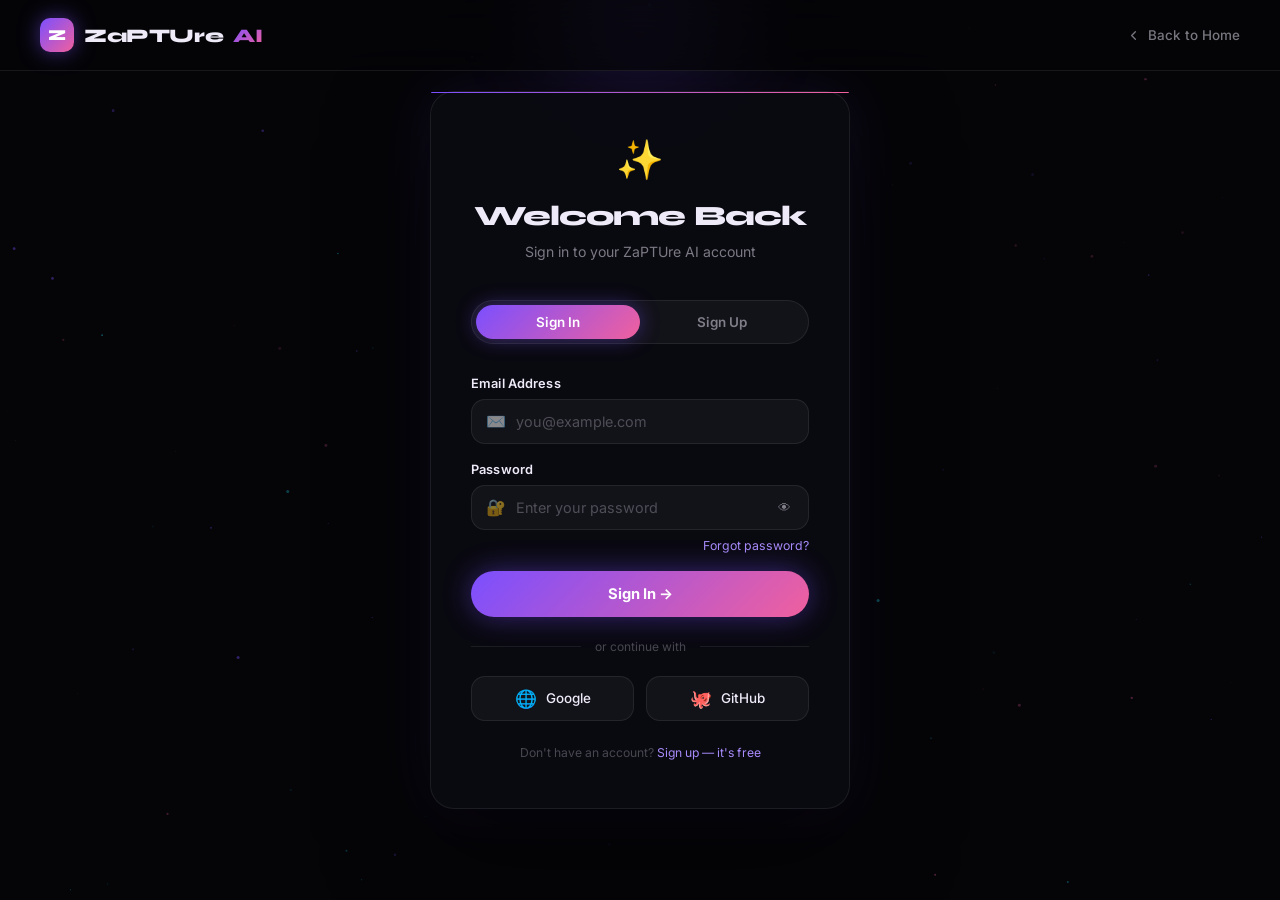
<file: login.html>
<!DOCTYPE html>
<html lang="en">
<head>
<meta charset="UTF-8"/>
<meta name="viewport" content="width=device-width,initial-scale=1.0"/>
<title>ZaPTUre AI — Sign In</title>
<meta name="description" content="Sign in to ZaPTUre AI and start creating stunning AI-powered advertisements in seconds."/>
<link rel="preconnect" href="https://fonts.googleapis.com"/>
<link rel="preconnect" href="https://fonts.gstatic.com" crossorigin/>
<link href="https://fonts.googleapis.com/css2?family=Syne:wght@400;600;700;800&family=Inter:wght@300;400;500;600&display=swap" rel="stylesheet"/>
<style>
*,*::before,*::after{box-sizing:border-box;margin:0;padding:0}
:root{
  --bg:#050508;--bg2:#0a0a12;--bg3:#0f0f1a;
  --card:rgba(255,255,255,0.04);--cb:rgba(255,255,255,0.08);--cb2:rgba(255,255,255,0.14);
  --text:#eeeaf8;--muted:rgba(238,234,248,0.5);--muted2:rgba(238,234,248,0.28);
  --v1:#7b4fff;--v2:#a78bfa;--pk:#f0609e;
  --g1:linear-gradient(135deg,#7b4fff,#f0609e);
  --danger:#f87171;--r:14px;
}
html{overflow-x:hidden;height:100%}
body{
  font-family:'Inter',sans-serif;background:var(--bg);color:var(--text);
  min-height:100vh;display:flex;flex-direction:column;align-items:center;
  justify-content:center;padding:24px;position:relative;overflow:hidden;
}

/* BG CANVAS */
canvas{position:fixed;inset:0;z-index:0;pointer-events:none;opacity:0.5}

/* BACK LINK */
.back-bar{
  position:fixed;top:0;left:0;right:0;z-index:10;
  padding:18px 40px;
  display:flex;align-items:center;justify-content:space-between;
  background:rgba(5,5,8,0.7);backdrop-filter:blur(20px);
  border-bottom:1px solid var(--cb);
}
.logo{
  display:flex;align-items:center;gap:10px;
  font-family:'Syne',sans-serif;font-weight:800;font-size:1.2rem;
  color:var(--text);text-decoration:none;letter-spacing:-0.02em;
}
.logo-z{
  width:34px;height:34px;border-radius:10px;background:var(--g1);
  display:flex;align-items:center;justify-content:center;
  font-size:0.95rem;color:#fff;font-weight:800;
  box-shadow:0 0 20px rgba(123,79,255,0.5);
}
.logo span{background:var(--g1);-webkit-background-clip:text;-webkit-text-fill-color:transparent}
.back-link{
  display:flex;align-items:center;gap:7px;
  color:var(--muted);text-decoration:none;font-size:0.84rem;font-weight:500;
  transition:color 0.2s;
}
.back-link:hover{color:var(--text)}
.back-link svg{width:15px;height:15px;stroke:currentColor;fill:none;stroke-width:2;stroke-linecap:round;stroke-linejoin:round}

/* CARD */
.card{
  position:relative;z-index:1;
  width:100%;max-width:420px;
  background:rgba(10,10,18,0.9);
  border:1px solid var(--cb);border-radius:24px;
  padding:44px 40px;
  box-shadow:0 40px 100px rgba(0,0,0,0.6),0 0 60px rgba(123,79,255,0.1);
  backdrop-filter:blur(24px);
  animation:slideUp 0.5s cubic-bezier(0.22,1,0.36,1) both;
}
.card::before{
  content:'';position:absolute;top:0;left:0;right:0;height:1px;
  background:var(--g1);border-radius:24px 24px 0 0;
}
@keyframes slideUp{from{opacity:0;transform:translateY(32px)}to{opacity:1;transform:translateY(0)}}

/* GLOW */
.card-glow{
  position:absolute;top:-60px;left:50%;transform:translateX(-50%);
  width:300px;height:180px;pointer-events:none;z-index:0;
  background:radial-gradient(ellipse,rgba(123,79,255,0.22),transparent 70%);
  filter:blur(30px);
}

/* HEADER */
.card-head{text-align:center;margin-bottom:36px;position:relative;z-index:1}
.card-ico{
  font-size:2.4rem;display:block;margin-bottom:16px;
  animation:iconPop 0.6s 0.2s cubic-bezier(0.22,1,0.36,1) both;
}
@keyframes iconPop{from{opacity:0;transform:scale(0.5)}to{opacity:1;transform:scale(1)}}
.card-head h1{
  font-family:'Syne',sans-serif;font-size:1.75rem;font-weight:800;
  letter-spacing:-0.035em;margin-bottom:8px;
}
.card-head p{font-size:0.88rem;color:var(--muted);line-height:1.6}

/* TABS */
.tabs{
  display:flex;background:rgba(255,255,255,0.04);
  border:1px solid var(--cb);border-radius:100px;
  padding:4px;margin-bottom:32px;
}
.tab{
  flex:1;padding:9px 0;border-radius:100px;text-align:center;
  font-size:0.84rem;font-weight:600;color:var(--muted);
  cursor:pointer;transition:all 0.28s cubic-bezier(0.22,1,0.36,1);
  user-select:none;
}
.tab.active{
  background:var(--g1);color:#fff;
  box-shadow:0 0 20px rgba(123,79,255,0.4);
}

/* FORM */
.form-grp{margin-bottom:18px;position:relative;z-index:1}
.form-label{
  display:block;font-size:0.8rem;font-weight:600;
  color:var(--text);margin-bottom:8px;letter-spacing:0.01em;
}
.form-input{
  width:100%;background:rgba(255,255,255,0.04);
  border:1px solid var(--cb);border-radius:var(--r);
  padding:13px 16px;font-size:0.9rem;color:var(--text);
  font-family:'Inter',sans-serif;outline:none;
  transition:border-color 0.25s,background 0.25s,box-shadow 0.25s;
}
.form-input:focus{
  border-color:rgba(123,79,255,0.55);
  background:rgba(123,79,255,0.05);
  box-shadow:0 0 0 3px rgba(123,79,255,0.12);
}
.form-input::placeholder{color:var(--muted2)}
.form-input.has-icon{padding-left:44px}
.input-wrap{position:relative}
.input-ico{
  position:absolute;left:15px;top:50%;transform:translateY(-50%);
  font-size:1rem;pointer-events:none;opacity:0.5;
}
.form-hint{font-size:0.73rem;color:var(--muted2);margin-top:6px}

/* PASSWORD TOGGLE */
.pw-toggle{
  position:absolute;right:14px;top:50%;transform:translateY(-50%);
  background:none;border:none;cursor:pointer;color:var(--muted);
  font-size:0.8rem;transition:color 0.2s;padding:4px;
}
.pw-toggle:hover{color:var(--text)}

/* FORGOT */
.forgot{
  display:block;text-align:right;font-size:0.77rem;
  color:var(--v2);text-decoration:none;margin-top:-10px;margin-bottom:18px;
  transition:color 0.2s;
}
.forgot:hover{color:#c4b5fd}

/* DIVIDER */
.divider{
  display:flex;align-items:center;gap:14px;
  margin:22px 0;
}
.divider::before,.divider::after{
  content:'';flex:1;height:1px;background:var(--cb);
}
.divider span{font-size:0.75rem;color:var(--muted2);white-space:nowrap}

/* SOCIAL BUTTONS */
.social-row{display:grid;grid-template-columns:1fr 1fr;gap:12px;margin-bottom:4px}
.social-btn{
  display:flex;align-items:center;justify-content:center;gap:9px;
  padding:11px 0;border-radius:var(--r);
  background:rgba(255,255,255,0.04);border:1px solid var(--cb);
  color:var(--text);font-size:0.84rem;font-weight:500;
  cursor:pointer;transition:background 0.2s,border-color 0.2s,transform 0.2s;
  font-family:'Inter',sans-serif;
}
.social-btn:hover{background:rgba(255,255,255,0.08);border-color:var(--cb2);transform:translateY(-1px)}
.social-ico{font-size:1.1rem}

/* PRIMARY BUTTON */
.btn-primary{
  width:100%;display:flex;align-items:center;justify-content:center;gap:8px;
  padding:14px 24px;border-radius:100px;
  background:var(--g1);color:#fff;font-size:0.92rem;font-weight:700;
  border:none;cursor:pointer;font-family:'Inter',sans-serif;
  box-shadow:0 0 28px rgba(123,79,255,0.45),0 4px 16px rgba(0,0,0,0.3);
  transition:all 0.25s cubic-bezier(0.22,1,0.36,1);
  position:relative;overflow:hidden;margin-bottom:4px;
}
.btn-primary::before{
  content:'';position:absolute;inset:0;
  background:linear-gradient(135deg,rgba(255,255,255,0.18),transparent);
  opacity:0;transition:opacity 0.3s;
}
.btn-primary:hover{transform:translateY(-2px);box-shadow:0 0 44px rgba(123,79,255,0.65),0 8px 24px rgba(0,0,0,0.4)}
.btn-primary:hover::before{opacity:1}
.btn-primary:disabled{opacity:0.55;cursor:not-allowed;transform:none}

/* BOTTOM NOTE */
.bottom-note{
  text-align:center;font-size:0.76rem;color:var(--muted2);
  margin-top:22px;line-height:1.7;
}
.bottom-note a{color:var(--v2);text-decoration:none;transition:color 0.2s}
.bottom-note a:hover{color:#c4b5fd}

/* ERROR */
.err-msg{
  font-size:0.78rem;color:var(--danger);
  background:rgba(248,113,113,0.08);border:1px solid rgba(248,113,113,0.2);
  border-radius:10px;padding:10px 14px;margin-bottom:16px;
  display:none;animation:slideUp 0.3s ease both;
}
.err-msg.show{display:block}

/* SIGNUP EXTRA FIELDS */
.signup-extra{display:none}
.signup-extra.show{display:block;animation:fadeIn 0.3s ease both}
@keyframes fadeIn{from{opacity:0;transform:translateY(8px)}to{opacity:1;transform:translateY(0)}}

/* SUCCESS STATE */
.success-state{
  display:none;text-align:center;padding:20px 0;
  animation:slideUp 0.4s ease both;
}
.success-state.show{display:block}
.success-ico{font-size:3.5rem;display:block;margin-bottom:16px}
.success-state h2{font-family:'Syne',sans-serif;font-size:1.5rem;font-weight:800;letter-spacing:-0.03em;margin-bottom:10px}
.success-state p{font-size:0.88rem;color:var(--muted);margin-bottom:24px;line-height:1.65}
.redirect-bar{
  height:3px;border-radius:2px;background:rgba(255,255,255,0.08);
  margin-bottom:20px;overflow:hidden;
}
.redirect-fill{
  height:100%;background:var(--g1);width:0%;
  animation:fillBar 2s ease forwards;
}
@keyframes fillBar{to{width:100%}}

@media(max-width:480px){
  .card{padding:32px 24px}
  .back-bar{padding:14px 20px}
  .social-row{grid-template-columns:1fr}
}
</style>
</head>
<body>

<canvas id="bgC"></canvas>

<div class="back-bar">
  <a href="index.html" class="logo">
    <div class="logo-z">Z</div>
    ZaPTUre<span>AI</span>
  </a>
  <a href="index.html" class="back-link">
    <svg viewBox="0 0 24 24"><polyline points="15 18 9 12 15 6"/></svg>
    Back to Home
  </a>
</div>

<div class="card-glow"></div>

<div class="card" role="main">
  <div class="card-head">
    <span class="card-ico" id="cardIco">✨</span>
    <h1 id="cardTitle">Welcome Back</h1>
    <p id="cardSub">Sign in to your ZaPTUre AI account</p>
  </div>

  <!-- TABS -->
  <div class="tabs" role="tablist">
    <div class="tab active" id="tabLogin" role="tab" onclick="switchTab('login')">Sign In</div>
    <div class="tab" id="tabSignup" role="tab" onclick="switchTab('signup')">Sign Up</div>
  </div>

  <!-- ERROR -->
  <div class="err-msg" id="errMsg" role="alert"></div>

  <!-- FORM -->
  <form id="authForm" onsubmit="handleSubmit(event)" novalidate>

    <!-- SIGNUP ONLY: Name -->
    <div class="form-grp signup-extra" id="nameGrp">
      <label class="form-label" for="nameIn">Full Name</label>
      <div class="input-wrap">
        <span class="input-ico">👤</span>
        <input class="form-input has-icon" type="text" id="nameIn" placeholder="e.g. Alex Johnson" autocomplete="name"/>
      </div>
    </div>

    <!-- EMAIL -->
    <div class="form-grp">
      <label class="form-label" for="emailIn">Email Address</label>
      <div class="input-wrap">
        <span class="input-ico">✉️</span>
        <input class="form-input has-icon" type="email" id="emailIn" placeholder="you@example.com" autocomplete="email" required/>
      </div>
    </div>

    <!-- PASSWORD -->
    <div class="form-grp">
      <label class="form-label" for="pwIn">Password</label>
      <div class="input-wrap">
        <span class="input-ico">🔐</span>
        <input class="form-input has-icon" type="password" id="pwIn" placeholder="Enter your password" autocomplete="current-password" required/>
        <button type="button" class="pw-toggle" id="pwToggle" onclick="togglePw()" title="Show/hide password">👁</button>
      </div>
    </div>

    <!-- SIGNUP ONLY: Confirm Password -->
    <div class="form-grp signup-extra" id="confirmGrp">
      <label class="form-label" for="confirmIn">Confirm Password</label>
      <div class="input-wrap">
        <span class="input-ico">🔐</span>
        <input class="form-input has-icon" type="password" id="confirmIn" placeholder="Re-enter password" autocomplete="new-password"/>
      </div>
    </div>

    <!-- FORGOT (login only) -->
    <a href="#" class="forgot" id="forgotLink">Forgot password?</a>

    <button type="submit" class="btn-primary" id="submitBtn">
      <span id="btnText">Sign In →</span>
    </button>
  </form>

  <div class="divider"><span>or continue with</span></div>

  <div class="social-row">
    <button class="social-btn" onclick="socialLogin('Google')">
      <span class="social-ico">🌐</span> Google
    </button>
    <button class="social-btn" onclick="socialLogin('GitHub')">
      <span class="social-ico">🐙</span> GitHub
    </button>
  </div>

  <!-- SUCCESS STATE -->
  <div class="success-state" id="successState">
    <span class="success-ico">🎉</span>
    <h2 id="successTitle">You're in!</h2>
    <p id="successMsg">Redirecting you to the studio…</p>
    <div class="redirect-bar"><div class="redirect-fill" id="redirectFill"></div></div>
  </div>

  <p class="bottom-note" id="bottomNote">
    Don't have an account? <a href="#" onclick="switchTab('signup');return false">Sign up — it's free</a>
  </p>
</div>

<script>
/* ── PARTICLE BG ── */
const cv=document.getElementById('bgC'),cx=cv.getContext('2d');
let W,H,dots=[];
function rsz(){W=cv.width=window.innerWidth;H=cv.height=window.innerHeight}
rsz();window.addEventListener('resize',rsz);
class Dot{
  constructor(){this.reset()}
  reset(){
    this.x=Math.random()*W;this.y=Math.random()*H;
    this.r=Math.random()*1.3+0.3;
    this.vx=(Math.random()-0.5)*0.22;this.vy=(Math.random()-0.5)*0.22;
    this.a=Math.random();this.f=Math.random()>0.5?0.003:-0.003;
    const c=[[123,79,255],[240,96,158],[34,211,238]];
    this.c=c[Math.floor(Math.random()*c.length)];
  }
  tick(){
    this.x+=this.vx;this.y+=this.vy;
    this.a+=this.f;if(this.a<=0||this.a>=1)this.f*=-1;
    if(this.x<0||this.x>W||this.y<0||this.y>H)this.reset();
  }
  draw(){cx.beginPath();cx.arc(this.x,this.y,this.r,0,Math.PI*2);cx.fillStyle=`rgba(${this.c},${this.a*0.75})`;cx.fill()}
}
for(let i=0;i<100;i++)dots.push(new Dot());
(function lp(){cx.clearRect(0,0,W,H);dots.forEach(d=>{d.tick();d.draw()});requestAnimationFrame(lp)})();

/* ── TAB SWITCH ── */
let currentTab='login';
function switchTab(tab){
  currentTab=tab;
  const isLogin=tab==='login';
  document.getElementById('tabLogin').classList.toggle('active',isLogin);
  document.getElementById('tabSignup').classList.toggle('active',!isLogin);
  document.querySelectorAll('.signup-extra').forEach(el=>el.classList.toggle('show',!isLogin));
  document.getElementById('forgotLink').style.display=isLogin?'block':'none';
  document.getElementById('btnText').textContent=isLogin?'Sign In →':'Create Account →';
  document.getElementById('cardTitle').textContent=isLogin?'Welcome Back':'Create Account';
  document.getElementById('cardSub').textContent=isLogin?'Sign in to your ZaPTUre AI account':'Join ZaPTUre AI and start creating';
  document.getElementById('cardIco').textContent=isLogin?'✨':'🚀';
  document.getElementById('bottomNote').innerHTML=isLogin
    ?`Don't have an account? <a href="#" onclick="switchTab('signup');return false">Sign up — it's on us</a>`
    :`Already have an account? <a href="#" onclick="switchTab('login');return false">Sign in</a>`;
  document.getElementById('errMsg').classList.remove('show');
  document.getElementById('pwIn').setAttribute('autocomplete', isLogin?'current-password':'new-password');
}

/* ── PASSWORD TOGGLE ── */
function togglePw(){
  const inp=document.getElementById('pwIn');
  const btn=document.getElementById('pwToggle');
  const show=inp.type==='password';
  inp.type=show?'text':'password';
  btn.textContent=show?'🙈':'👁';
}

/* ── FORM SUBMIT ── */
function handleSubmit(e){
  e.preventDefault();
  const email=document.getElementById('emailIn').value.trim();
  const pw=document.getElementById('pwIn').value;
  const err=document.getElementById('errMsg');

  if(!email||!pw){
    showErr('Please fill in all required fields.');return;
  }
  if(!/\S+@\S+\.\S+/.test(email)){
    showErr('Please enter a valid email address.');return;
  }
  if(pw.length<6){
    showErr('Password must be at least 6 characters.');return;
  }
  if(currentTab==='signup'){
    const confirm=document.getElementById('confirmIn').value;
    if(pw!==confirm){showErr('Passwords do not match.');return;}
    const name=document.getElementById('nameIn').value.trim();
    if(!name){showErr('Please enter your full name.');return;}
  }

  err.classList.remove('show');
  const btn=document.getElementById('submitBtn');
  btn.disabled=true;
  document.getElementById('btnText').textContent='Authenticating…';

  setTimeout(()=>{
    // Save mock session
    localStorage.setItem('zapture_user',JSON.stringify({email,name:document.getElementById('nameIn')?.value||email.split('@')[0]}));
    showSuccess();
  },1600);
}

function showErr(msg){
  const el=document.getElementById('errMsg');
  el.textContent=msg;el.classList.add('show');
}

function showSuccess(){
  document.getElementById('authForm').style.display='none';
  document.querySelector('.tabs').style.display='none';
  document.querySelector('.divider').style.display='none';
  document.querySelector('.social-row').style.display='none';
  document.getElementById('bottomNote').style.display='none';
  document.getElementById('errMsg').style.display='none';

  const ss=document.getElementById('successState');
  ss.classList.add('show');
  document.getElementById('successTitle').textContent=currentTab==='signup'?'Account Created!':'You\'re in!';
  document.getElementById('successMsg').textContent='Redirecting you to the studio…';

  setTimeout(()=>{window.location.href='studio.html';},2200);
}

function socialLogin(provider){
  const btn=event.currentTarget;
  btn.textContent='Connecting…';btn.disabled=true;
  setTimeout(()=>{
    localStorage.setItem('zapture_user',JSON.stringify({email:'demo@zapture.ai',name:'Demo User'}));
    showSuccess();
  },1400);
}
</script>
</body>
</html>
</file>
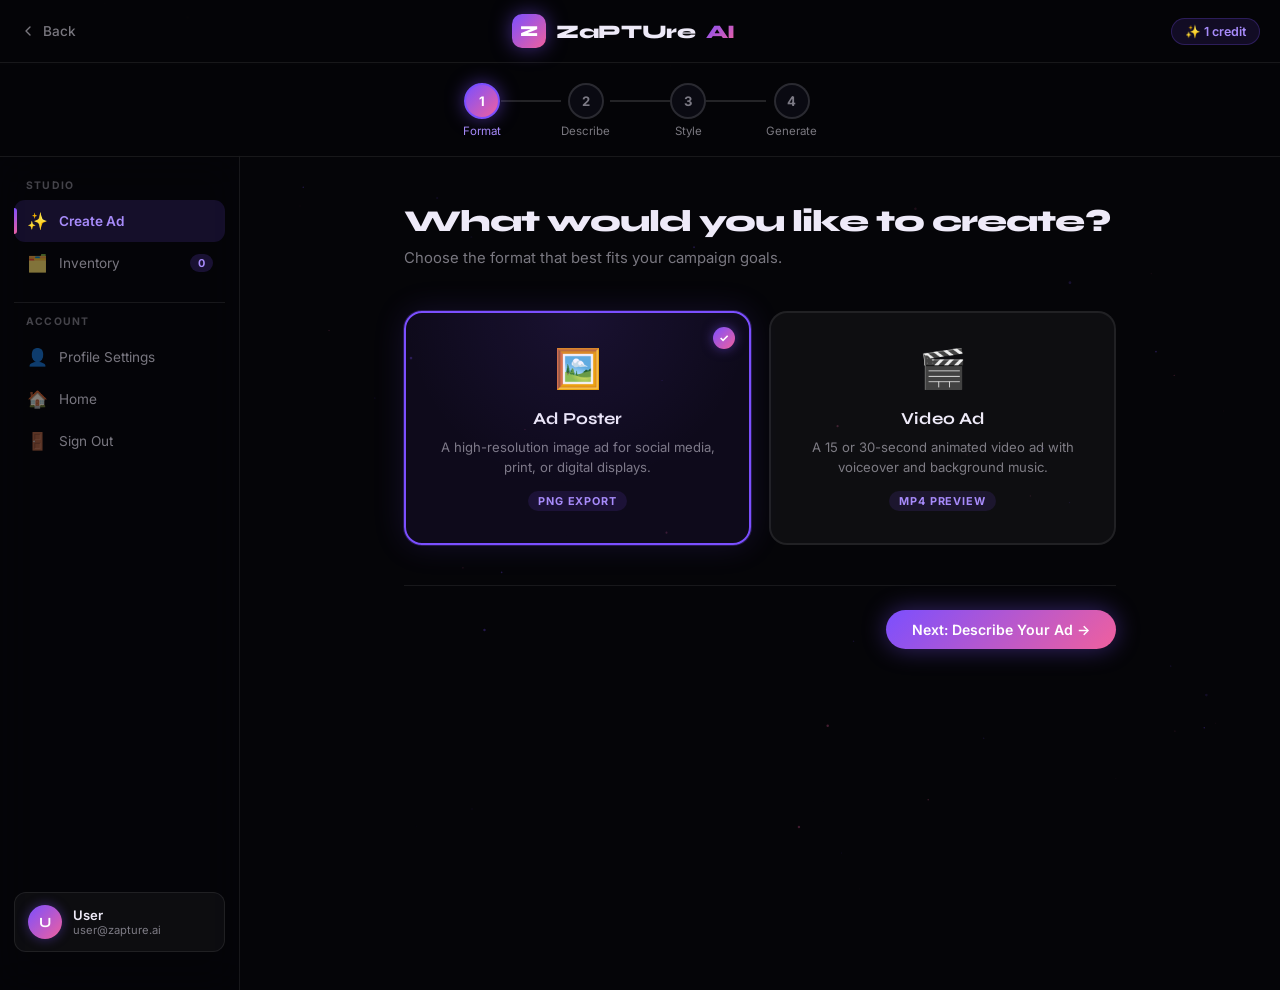
<file: studio.html>
<!DOCTYPE html>
<html lang="en">
<head>
<meta charset="UTF-8"/>
<meta name="viewport" content="width=device-width,initial-scale=1.0"/>
<title>ZaPTUre Studio — Create Your Ad</title>
<link rel="preconnect" href="https://fonts.googleapis.com"/>
<link rel="preconnect" href="https://fonts.gstatic.com" crossorigin/>
<link href="https://fonts.googleapis.com/css2?family=Syne:wght@400;600;700;800&family=Inter:wght@300;400;500;600&display=swap" rel="stylesheet"/>
<style>
*,*::before,*::after{box-sizing:border-box;margin:0;padding:0}
:root{
  --bg:#050508;--bg2:#0a0a12;--bg3:#0f0f1a;
  --card:rgba(255,255,255,0.04);--cb:rgba(255,255,255,0.08);--cb2:rgba(255,255,255,0.13);
  --text:#eeeaf8;--muted:rgba(238,234,248,0.5);--muted2:rgba(238,234,248,0.28);
  --v1:#7b4fff;--v2:#a78bfa;--pk:#f0609e;--cy:#22d3ee;
  --g1:linear-gradient(135deg,#7b4fff,#f0609e);
  --danger:#f87171;--r:14px;
}
html{overflow-x:hidden}
body{font-family:'Inter',sans-serif;background:var(--bg);color:var(--text);min-height:100vh}
canvas#bgC{position:fixed;inset:0;z-index:0;pointer-events:none;opacity:0.4}

/* HEADER */
.hdr{
  position:sticky;top:0;z-index:80;
  display:flex;align-items:center;justify-content:space-between;
  padding:14px 20px;
  background:rgba(5,5,8,0.85);backdrop-filter:blur(24px);
  border-bottom:1px solid var(--cb);
}
.hdr-left{display:flex;align-items:center;gap:12px}
.back{
  display:flex;align-items:center;gap:7px;
  color:var(--muted);text-decoration:none;font-size:0.85rem;
  transition:color 0.2s;font-weight:500;
}
.back:hover{color:var(--text)}
.back svg{width:16px;height:16px;stroke:currentColor;fill:none;stroke-width:2;stroke-linecap:round;stroke-linejoin:round}
.logo{
  display:flex;align-items:center;gap:10px;
  font-family:'Syne',sans-serif;font-weight:800;font-size:1.2rem;
  color:var(--text);text-decoration:none;letter-spacing:-0.02em;
}
.logo-z{
  width:34px;height:34px;border-radius:10px;background:var(--g1);
  display:flex;align-items:center;justify-content:center;
  font-size:0.95rem;color:#fff;font-weight:800;
  box-shadow:0 0 20px rgba(123,79,255,0.5);
}
.logo span{background:var(--g1);-webkit-background-clip:text;-webkit-text-fill-color:transparent}
.trial-badge{
  font-size:0.78rem;font-weight:600;color:var(--v2);
  background:rgba(123,79,255,0.12);border:1px solid rgba(123,79,255,0.25);
  border-radius:100px;padding:5px 13px;
}
.trial-badge.used{color:var(--danger);background:rgba(248,113,113,0.1);border-color:rgba(248,113,113,0.25)}

/* PROGRESS BAR */
.prog-wrap{
  position:sticky;top:65px;z-index:70;
  background:rgba(5,5,8,0.85);backdrop-filter:blur(20px);
  border-bottom:1px solid var(--cb);
  padding:18px 0;
}
.prog-inner{
  max-width:700px;margin:0 auto;padding:0 24px;
  display:flex;align-items:center;justify-content:center;gap:0;
}
.ps{display:flex;align-items:center;gap:0}
.pc{
  width:36px;height:36px;border-radius:50%;
  border:2px solid var(--cb2);
  display:flex;align-items:center;justify-content:center;
  font-size:0.82rem;font-weight:700;color:var(--muted);
  background:var(--bg2);transition:all 0.4s cubic-bezier(0.22,1,0.36,1);
  position:relative;z-index:1;flex-shrink:0;
}
.pc.active{border-color:var(--v1);color:#fff;background:var(--g1);box-shadow:0 0 18px rgba(123,79,255,0.5)}
.pc.done{border-color:rgba(123,79,255,0.4);color:var(--v2);background:rgba(123,79,255,0.12)}
.pl{font-size:0.72rem;color:var(--muted);margin-top:5px;white-space:nowrap;text-align:center;transition:color 0.3s}
.pl.active{color:var(--v2)}
.pstep{display:flex;flex-direction:column;align-items:center;gap:0}
.conn{
  width:60px;height:2px;background:var(--cb2);margin-bottom:20px;
  position:relative;overflow:hidden;flex-shrink:0;
}
.conn-fill{
  position:absolute;left:0;top:0;bottom:0;width:0%;
  background:var(--g1);transition:width 0.5s cubic-bezier(0.22,1,0.36,1);
}

/* APP LAYOUT */
.app-wrap{
  display:flex;min-height:calc(100vh - 65px);
  position:relative;z-index:1;
}

/* SIDEBAR */
.sidebar{
  width:240px;flex-shrink:0;
  background:rgba(5,5,8,0.75);backdrop-filter:blur(20px);
  border-right:1px solid var(--cb);
  display:flex;flex-direction:column;
  padding:24px 0;
  position:sticky;top:65px;height:calc(100vh - 65px);
  overflow-y:auto;
  transition:transform 0.35s cubic-bezier(0.22,1,0.36,1);
}
.sb-section{
  padding:0 14px;margin-bottom:6px;
}
.sb-label{
  font-size:0.65rem;font-weight:700;letter-spacing:0.12em;
  text-transform:uppercase;color:var(--muted2);
  padding:0 12px;margin-bottom:8px;margin-top:18px;
  display:block;
}
.sb-label:first-child{margin-top:0}
.sb-nav{
  display:flex;align-items:center;gap:11px;
  padding:11px 12px;border-radius:11px;
  font-size:0.85rem;color:var(--muted);cursor:pointer;
  transition:background 0.2s,color 0.2s;
  user-select:none;position:relative;
  text-decoration:none;
}
.sb-nav:hover{background:rgba(255,255,255,0.05);color:var(--text)}
.sb-nav.active{
  background:rgba(123,79,255,0.14);
  color:var(--v2);font-weight:600;
}
.sb-nav.active::before{
  content:'';position:absolute;left:0;top:20%;bottom:20%;
  width:3px;border-radius:0 3px 3px 0;
  background:var(--g1);
}
.sb-ico{font-size:1.05rem;width:22px;text-align:center;flex-shrink:0}
.sb-badge{
  margin-left:auto;font-size:0.68rem;font-weight:700;
  background:rgba(123,79,255,0.18);color:var(--v2);
  border-radius:100px;padding:2px 8px;
}
.sb-divider{height:1px;background:var(--cb);margin:12px 14px}

/* SIDEBAR USER CARD */
.sb-user{
  margin-top:auto;padding:14px;
}
.sb-user-card{
  display:flex;align-items:center;gap:11px;
  padding:12px 13px;border-radius:12px;
  background:rgba(255,255,255,0.04);
  border:1px solid var(--cb);
  cursor:pointer;transition:background 0.2s;
}
.sb-user-card:hover{background:rgba(255,255,255,0.07)}
.sb-ava{
  width:34px;height:34px;border-radius:50%;
  background:var(--g1);flex-shrink:0;
  display:flex;align-items:center;justify-content:center;
  font-family:'Syne',sans-serif;font-weight:700;font-size:0.88rem;color:#fff;
  box-shadow:0 0 12px rgba(123,79,255,0.4);
}
.sb-user-info{flex:1;min-width:0}
.sb-user-name{font-size:0.82rem;font-weight:600;white-space:nowrap;overflow:hidden;text-overflow:ellipsis}
.sb-user-email{font-size:0.7rem;color:var(--muted);white-space:nowrap;overflow:hidden;text-overflow:ellipsis}

/* CONTENT AREA */
.content-area{flex:1;min-width:0;overflow-x:hidden}

/* MAIN */
.studio-main{
  max-width:760px;margin:0 auto;
  padding:48px 24px 100px;
  position:relative;z-index:1;
}

/* ── INVENTORY PANEL ── */
.inv-panel{display:none;padding:40px 32px 80px}
.inv-panel.show{display:block;animation:panelIn 0.4s cubic-bezier(0.22,1,0.36,1) both}
.panel-hdr{margin-bottom:36px}
.panel-hdr h2{
  font-family:'Syne',sans-serif;font-size:1.75rem;font-weight:800;
  letter-spacing:-0.03em;margin-bottom:8px;
}
.panel-hdr p{font-size:0.9rem;color:var(--muted);line-height:1.6}
.gt{background:var(--g1);-webkit-background-clip:text;-webkit-text-fill-color:transparent;background-clip:text}

.inv-empty{
  display:flex;flex-direction:column;align-items:center;justify-content:center;
  padding:80px 24px;text-align:center;
}
.inv-empty-ico{font-size:3.5rem;display:block;margin-bottom:18px;opacity:0.6}
.inv-empty h3{font-family:'Syne',sans-serif;font-size:1.1rem;font-weight:700;margin-bottom:10px}
.inv-empty p{font-size:0.88rem;color:var(--muted);max-width:300px;line-height:1.65;margin-bottom:24px}

.inv-grid{display:grid;grid-template-columns:repeat(auto-fill,minmax(200px,1fr));gap:18px}
.inv-card{
  background:var(--card);border:1px solid var(--cb);
  border-radius:16px;overflow:hidden;
  transition:border-color 0.3s,transform 0.3s;
  cursor:pointer;
}
.inv-card:hover{border-color:rgba(123,79,255,0.4);transform:translateY(-3px)}
.inv-thumb{
  width:100%;aspect-ratio:1;object-fit:cover;
  display:flex;align-items:center;justify-content:center;
  font-size:2rem;
}
.inv-thumb canvas{width:100%!important;height:auto!important}
.inv-card-body{padding:14px}
.inv-card-name{font-size:0.84rem;font-weight:600;margin-bottom:4px;white-space:nowrap;overflow:hidden;text-overflow:ellipsis}
.inv-card-meta{font-size:0.72rem;color:var(--muted2)}
.inv-card-actions{display:flex;gap:8px;padding:0 14px 14px}
.inv-btn{
  flex:1;padding:7px 0;border-radius:100px;
  font-size:0.75rem;font-weight:600;text-align:center;
  cursor:pointer;border:none;font-family:'Inter',sans-serif;
  transition:all 0.2s;
}
.inv-btn.dl{background:rgba(123,79,255,0.15);color:var(--v2);border:1px solid rgba(123,79,255,0.25)}
.inv-btn.dl:hover{background:rgba(123,79,255,0.25)}
.inv-btn.del{background:rgba(248,113,113,0.08);color:var(--danger);border:1px solid rgba(248,113,113,0.2)}
.inv-btn.del:hover{background:rgba(248,113,113,0.16)}

/* ── PROFILE SETTINGS PANEL ── */
.prof-panel{display:none;padding:40px 32px 80px}
.prof-panel.show{display:block;animation:panelIn 0.4s cubic-bezier(0.22,1,0.36,1) both}
.prof-section{margin-bottom:40px}
.prof-section-title{
  font-family:'Syne',sans-serif;font-size:1rem;font-weight:700;
  margin-bottom:20px;padding-bottom:12px;
  border-bottom:1px solid var(--cb);
  display:flex;align-items:center;gap:10px;
}
.prof-section-title span{font-size:1.1rem}

.ava-wrap{
  display:flex;align-items:center;gap:20px;margin-bottom:28px;
}
.prof-ava{
  width:72px;height:72px;border-radius:50%;
  background:var(--g1);flex-shrink:0;
  display:flex;align-items:center;justify-content:center;
  font-family:'Syne',sans-serif;font-weight:800;font-size:1.6rem;color:#fff;
  box-shadow:0 0 24px rgba(123,79,255,0.45);
}
.ava-info h3{font-family:'Syne',sans-serif;font-weight:700;font-size:1.05rem;margin-bottom:4px}
.ava-info p{font-size:0.82rem;color:var(--muted)}
.ava-info button{
  margin-top:10px;background:rgba(123,79,255,0.12);
  border:1px solid rgba(123,79,255,0.25);border-radius:100px;
  padding:6px 16px;font-size:0.78rem;font-weight:600;
  color:var(--v2);cursor:pointer;font-family:'Inter',sans-serif;
  transition:background 0.2s;
}
.ava-info button:hover{background:rgba(123,79,255,0.22)}

.prof-row{display:grid;grid-template-columns:1fr 1fr;gap:16px}
.prof-save{
  display:inline-flex;align-items:center;gap:8px;
  padding:12px 28px;border-radius:100px;
  background:var(--g1);color:#fff;font-size:0.88rem;font-weight:700;
  border:none;cursor:pointer;font-family:'Inter',sans-serif;
  box-shadow:0 0 24px rgba(123,79,255,0.4);
  transition:all 0.25s cubic-bezier(0.22,1,0.36,1);
  margin-top:8px;
}
.prof-save:hover{transform:translateY(-2px);box-shadow:0 0 36px rgba(123,79,255,0.6)}

.toggle-row{
  display:flex;align-items:center;justify-content:space-between;
  padding:14px 0;border-bottom:1px solid rgba(255,255,255,0.04);
}
.toggle-row:last-child{border:none}
.toggle-info h4{font-size:0.88rem;font-weight:600;margin-bottom:3px}
.toggle-info p{font-size:0.78rem;color:var(--muted);line-height:1.5}
.toggle-sw{
  width:44px;height:24px;border-radius:100px;
  background:rgba(255,255,255,0.08);border:none;cursor:pointer;
  position:relative;flex-shrink:0;transition:background 0.3s;
}
.toggle-sw.on{background:var(--g1);box-shadow:0 0 12px rgba(123,79,255,0.4)}
.toggle-sw::after{
  content:'';position:absolute;top:3px;left:3px;
  width:18px;height:18px;border-radius:50%;
  background:#fff;transition:left 0.28s cubic-bezier(0.22,1,0.36,1);
  box-shadow:0 1px 4px rgba(0,0,0,0.3);
}
.toggle-sw.on::after{left:23px}

.danger-zone{
  background:rgba(248,113,113,0.05);
  border:1px solid rgba(248,113,113,0.15);
  border-radius:16px;padding:24px;
}
.danger-zone h4{font-size:0.9rem;font-weight:700;color:var(--danger);margin-bottom:8px}
.danger-zone p{font-size:0.82rem;color:var(--muted);margin-bottom:18px;line-height:1.6}
.danger-btn{
  padding:9px 20px;border-radius:100px;
  background:rgba(248,113,113,0.1);border:1px solid rgba(248,113,113,0.3);
  color:var(--danger);font-size:0.82rem;font-weight:600;
  cursor:pointer;font-family:'Inter',sans-serif;transition:background 0.2s;
}
.danger-btn:hover{background:rgba(248,113,113,0.2)}

/* MOBILE SIDEBAR TOGGLE */
.sb-toggle{
  display:none;padding:10px;cursor:pointer;
  background:rgba(255,255,255,0.05);border:1px solid var(--cb);
  border-radius:9px;font-size:1.1rem;
}

@media(max-width:768px){
  .sidebar{
    position:fixed;left:0;top:65px;bottom:0;z-index:60;
    transform:translateX(-100%);
    width:220px;
  }
  .sidebar.open{transform:translateX(0)}
  .sb-toggle{display:flex;align-items:center;justify-content:center}
  .inv-panel,.prof-panel{padding:24px 16px 60px}
  .prof-row{grid-template-columns:1fr}
}


/* STEP PANELS */
.panel{display:none}
.panel.active{display:block;animation:panelIn 0.45s cubic-bezier(0.22,1,0.36,1) both}
@keyframes panelIn{from{opacity:0;transform:translateX(20px)}to{opacity:1;transform:translateX(0)}}

.step-head{margin-bottom:40px}
.step-head h2{
  font-family:'Syne',sans-serif;font-size:1.9rem;font-weight:800;
  letter-spacing:-0.03em;margin-bottom:8px;
}
.step-head p{font-size:0.93rem;color:var(--muted);line-height:1.6}

/* FORMAT CARDS */
.fmt-grid{display:grid;grid-template-columns:1fr 1fr;gap:18px;margin-bottom:40px}
.fmt{
  background:var(--card);border:2px solid var(--cb);border-radius:18px;
  padding:32px 24px;cursor:pointer;position:relative;overflow:hidden;
  transition:border-color 0.3s,background 0.3s,transform 0.3s;
  text-align:center;
}
.fmt::before{
  content:'';position:absolute;inset:0;
  background:radial-gradient(circle at 50% 0%,rgba(123,79,255,0.1),transparent 60%);
  opacity:0;transition:opacity 0.35s;
}
.fmt:hover{border-color:rgba(123,79,255,0.35);transform:translateY(-3px)}
.fmt:hover::before{opacity:1}
.fmt.sel{
  border-color:var(--v1);
  background:rgba(123,79,255,0.08);
  box-shadow:0 0 0 1px rgba(123,79,255,0.25),0 0 32px rgba(123,79,255,0.15);
}
.fmt.sel::before{opacity:1}
.fmt-check{
  position:absolute;top:14px;right:14px;
  width:22px;height:22px;border-radius:50%;
  background:var(--g1);display:none;
  align-items:center;justify-content:center;
  font-size:0.7rem;color:#fff;font-weight:700;
  box-shadow:0 0 12px rgba(123,79,255,0.5);
}
.fmt.sel .fmt-check{display:flex}
.fmt-ico{font-size:2.4rem;display:block;margin-bottom:16px}
.fmt h3{font-family:'Syne',sans-serif;font-weight:700;font-size:1.05rem;margin-bottom:8px}
.fmt p{font-size:0.82rem;color:var(--muted);line-height:1.55}
.fmt-badge{
  display:inline-block;margin-top:14px;
  font-size:0.68rem;font-weight:700;letter-spacing:0.08em;text-transform:uppercase;
  color:var(--v2);background:rgba(123,79,255,0.12);
  border-radius:100px;padding:3px 10px;
}

/* FORM */
.form-grp{margin-bottom:26px}
.form-label{
  display:flex;align-items:center;justify-content:space-between;
  font-size:0.82rem;font-weight:600;color:var(--text);
  margin-bottom:9px;letter-spacing:0.01em;
}
.form-label .opt{font-weight:400;color:var(--muted);font-size:0.78rem}
.char-c{font-size:0.75rem;color:var(--muted2);font-weight:400}
.form-input,.form-ta{
  width:100%;background:rgba(255,255,255,0.04);
  border:1px solid var(--cb);border-radius:var(--r);
  padding:13px 16px;font-size:0.9rem;color:var(--text);
  font-family:'Inter',sans-serif;outline:none;
  transition:border-color 0.25s,background 0.25s,box-shadow 0.25s;
  -webkit-appearance:none;
}
.form-input:focus,.form-ta:focus{
  border-color:rgba(123,79,255,0.55);
  background:rgba(123,79,255,0.05);
  box-shadow:0 0 0 3px rgba(123,79,255,0.12);
}
.form-input::placeholder,.form-ta::placeholder{color:var(--muted2)}
.form-ta{resize:vertical;min-height:130px;line-height:1.6}
.form-hint{font-size:0.75rem;color:var(--muted2);margin-top:7px}
.form-row{display:grid;grid-template-columns:1fr 1fr;gap:16px}

/* UPLOAD */
.upload-z{
  border:2px dashed var(--cb);border-radius:var(--r);
  padding:40px 24px;text-align:center;cursor:pointer;
  position:relative;transition:border-color 0.3s,background 0.3s;
  background:rgba(255,255,255,0.02);
}
.upload-z:hover{border-color:rgba(123,79,255,0.4);background:rgba(123,79,255,0.04)}
.upload-z input[type=file]{
  position:absolute;inset:0;opacity:0;cursor:pointer;
}
.upload-ico{font-size:2rem;display:block;margin-bottom:12px}
.upload-z h4{font-size:0.95rem;font-weight:600;margin-bottom:6px}
.upload-z p{font-size:0.8rem;color:var(--muted)}
.upload-btn{
  display:inline-block;margin-top:12px;
  background:rgba(123,79,255,0.15);border:1px solid rgba(123,79,255,0.3);
  border-radius:100px;padding:7px 18px;
  font-size:0.8rem;font-weight:600;color:var(--v2);cursor:pointer;
  transition:background 0.2s;
}
.upload-btn:hover{background:rgba(123,79,255,0.25)}
.img-previews{display:flex;flex-wrap:wrap;gap:10px;margin-top:14px}
.img-thumb{
  width:80px;height:80px;border-radius:10px;
  object-fit:cover;border:1px solid var(--cb);
  position:relative;
}

/* STYLE OPTIONS */
.style-section{margin-bottom:28px}
.style-section h4{font-size:0.85rem;font-weight:600;margin-bottom:14px;color:var(--text)}
.chips{display:flex;flex-wrap:wrap;gap:9px}
.chip{
  padding:8px 16px;border-radius:100px;
  background:rgba(255,255,255,0.04);border:1px solid var(--cb);
  font-size:0.82rem;color:var(--muted);cursor:pointer;
  transition:all 0.22s;font-family:'Inter',sans-serif;
}
.chip:hover{border-color:rgba(123,79,255,0.35);color:var(--text);background:rgba(123,79,255,0.07)}
.chip.sel{
  background:rgba(123,79,255,0.14);border-color:rgba(123,79,255,0.45);
  color:#c4b5fd;font-weight:600;
  box-shadow:0 0 0 2px rgba(123,79,255,0.2);
}

/* VIDEO OPTIONS */
.vid-opts{display:none;margin-top:8px}
.vid-opts.show{display:block;animation:panelIn 0.3s ease both}

/* SUMMARY */
.summary{
  background:rgba(255,255,255,0.03);
  border:1px solid var(--cb);border-radius:18px;
  padding:28px;margin-bottom:32px;
}
.summary h3{font-family:'Syne',sans-serif;font-size:1rem;font-weight:700;margin-bottom:20px;color:var(--v2)}
.sum-row{display:flex;justify-content:space-between;align-items:flex-start;padding:10px 0;border-bottom:1px solid rgba(255,255,255,0.05)}
.sum-row:last-child{border:none}
.sum-k{font-size:0.82rem;color:var(--muted);flex-shrink:0;margin-right:16px}
.sum-v{font-size:0.85rem;font-weight:500;text-align:right;word-break:break-word}

.gen-wrap{text-align:center;padding:16px 0 8px}
.gen-note{font-size:0.78rem;color:var(--muted2);margin-top:10px}

/* STEP NAV */
.step-nav{
  display:flex;align-items:center;justify-content:space-between;
  margin-top:40px;padding-top:24px;
  border-top:1px solid var(--cb);
}

/* BUTTONS */
.btn{
  display:inline-flex;align-items:center;gap:7px;
  padding:11px 26px;border-radius:100px;
  font-size:0.88rem;font-weight:600;
  text-decoration:none;cursor:pointer;border:none;
  transition:all 0.25s cubic-bezier(0.22,1,0.36,1);
  font-family:'Inter',sans-serif;white-space:nowrap;
}
.btn-outline{
  color:var(--text);background:rgba(255,255,255,0.05);
  border:1px solid var(--cb2);
}
.btn-outline:hover{background:rgba(255,255,255,0.09);transform:translateY(-1px)}
.btn-primary{
  background:var(--g1);color:#fff;
  box-shadow:0 0 24px rgba(123,79,255,0.4);
}
.btn-primary:hover{transform:translateY(-2px);box-shadow:0 0 40px rgba(123,79,255,0.65)}
.btn-primary:disabled{opacity:0.55;cursor:not-allowed;transform:none}
.btn-lg{padding:16px 44px;font-size:1rem}

/* LOADING */
.loading-ov{
  display:none;flex-direction:column;align-items:center;justify-content:center;
  padding:80px 24px;text-align:center;
}
.loading-ov.show{display:flex;animation:panelIn 0.4s ease both}
.spinner{
  width:56px;height:56px;border-radius:50%;
  border:3px solid rgba(123,79,255,0.15);
  border-top-color:var(--v1);
  animation:spin 0.9s linear infinite;
  margin-bottom:28px;
}
@keyframes spin{to{transform:rotate(360deg)}}
.loading-title{font-family:'Syne',sans-serif;font-size:1.3rem;font-weight:700;margin-bottom:8px}
.loading-sub{font-size:0.88rem;color:var(--muted);margin-bottom:32px}
.prog-bar{
  width:280px;height:4px;border-radius:2px;
  background:rgba(255,255,255,0.08);overflow:hidden;
}
.prog-fill{
  height:100%;background:var(--g1);width:0%;
  transition:width 0.4s cubic-bezier(0.22,1,0.36,1);
  border-radius:2px;
}

/* RESULT */
.result-area{display:none}
.result-area.show{display:block;animation:panelIn 0.5s ease both}
.result-card{
  background:rgba(255,255,255,0.03);border:1px solid var(--cb);
  border-radius:20px;overflow:hidden;margin-top:28px;
}
.result-hdr{
  display:flex;align-items:center;justify-content:space-between;
  padding:18px 24px;border-bottom:1px solid var(--cb);
}
.result-hdr h3{font-family:'Syne',sans-serif;font-size:1rem;font-weight:700}
.result-type{
  font-size:0.72rem;font-weight:700;letter-spacing:0.06em;text-transform:uppercase;
  color:var(--v2);background:rgba(123,79,255,0.12);
  border-radius:100px;padding:4px 12px;
}
.result-canvas-wrap{
  padding:24px;display:flex;justify-content:center;
  background:repeating-conic-gradient(rgba(255,255,255,0.03) 0%,rgba(255,255,255,0.03) 25%,transparent 0%,transparent 50%) 0 0/24px 24px;
}
.result-canvas-wrap canvas{border-radius:12px;max-width:100%;box-shadow:0 12px 48px rgba(0,0,0,0.5)}
.result-actions{
  display:flex;gap:12px;padding:20px 24px;
  border-top:1px solid var(--cb);
  flex-wrap:wrap;
}

/* PAYWALL MODAL */
.modal-ov{
  position:fixed;inset:0;z-index:200;
  background:rgba(0,0,0,0.75);backdrop-filter:blur(12px);
  display:none;align-items:center;justify-content:center;padding:24px;
}
.modal-ov.open{display:flex;animation:fadeIn 0.3s ease}
@keyframes fadeIn{from{opacity:0}to{opacity:1}}
.paywall{
  background:var(--bg3);border:1px solid rgba(123,79,255,0.3);
  border-radius:24px;padding:44px 40px;max-width:480px;width:100%;
  position:relative;text-align:center;
  box-shadow:0 40px 100px rgba(0,0,0,0.7),0 0 60px rgba(123,79,255,0.15);
  animation:slideUp 0.4s cubic-bezier(0.22,1,0.36,1);
}
@keyframes slideUp{from{opacity:0;transform:translateY(32px)}to{opacity:1;transform:translateY(0)}}
.paywall::before{
  content:'';position:absolute;top:0;left:0;right:0;height:1px;
  background:var(--g1);border-radius:24px 24px 0 0;
}
.modal-close{
  position:absolute;top:18px;right:18px;
  width:30px;height:30px;border-radius:50%;
  background:rgba(255,255,255,0.07);border:1px solid var(--cb);
  color:var(--muted);font-size:0.8rem;cursor:pointer;
  display:flex;align-items:center;justify-content:center;
  transition:background 0.2s,color 0.2s;
}
.modal-close:hover{background:rgba(255,255,255,0.12);color:var(--text)}
.pw-ico{font-size:3rem;display:block;margin-bottom:20px}
.paywall h2{font-family:'Syne',sans-serif;font-size:1.6rem;font-weight:800;letter-spacing:-0.03em;margin-bottom:12px}
.paywall>p{font-size:0.9rem;color:var(--muted);margin-bottom:28px;line-height:1.65}
.pw-plan{
  background:rgba(123,79,255,0.07);border:1px solid rgba(123,79,255,0.2);
  border-radius:16px;padding:24px 20px;margin-bottom:24px;text-align:left;
}
.pw-plan-name{font-size:0.72rem;font-weight:700;letter-spacing:0.1em;text-transform:uppercase;color:var(--v2);margin-bottom:10px}
.pw-price{font-family:'Syne',sans-serif;font-size:2.6rem;font-weight:800;letter-spacing:-0.04em;line-height:1;margin-bottom:18px}
.pw-price sup{font-size:1.1rem;vertical-align:super}
.pw-price span{font-size:1rem;font-weight:400;color:var(--muted)}
.pw-feats{list-style:none;display:flex;flex-direction:column;gap:10px}
.pw-feats li{display:flex;align-items:center;gap:9px;font-size:0.85rem;color:var(--muted)}
.pw-feats li::before{content:'✓';color:var(--v2);font-weight:700;font-size:0.8rem}
.checkout{display:none;margin-top:20px;text-align:left}
.checkout.show{display:block;animation:panelIn 0.3s ease both}
.co-input{
  width:100%;background:rgba(255,255,255,0.05);
  border:1px solid var(--cb);border-radius:var(--r);
  padding:12px 14px;font-size:0.88rem;color:var(--text);
  font-family:'Inter',sans-serif;outline:none;margin-bottom:12px;
  transition:border-color 0.2s,box-shadow 0.2s;
}
.co-input:focus{border-color:rgba(123,79,255,0.5);box-shadow:0 0 0 3px rgba(123,79,255,0.1)}
.co-input::placeholder{color:var(--muted2)}
.co-row{display:grid;grid-template-columns:1fr 1fr;gap:12px}
.co-secure{font-size:0.72rem;color:var(--muted2);text-align:center;margin-top:12px}
.pw-note{font-size:0.73rem;color:var(--muted2);margin-top:14px;line-height:1.5}
.pw-note a{color:var(--v2)}

@media(max-width:600px){
  .hdr{padding:14px 16px}
  .studio-main{padding:32px 16px 80px}
  .fmt-grid{grid-template-columns:1fr}
  .form-row{grid-template-columns:1fr}
  .paywall{padding:36px 24px}
}
</style>
</head>
<body>

<canvas id="bgC"></canvas>

<!-- HEADER -->
<header class="hdr">
  <div class="hdr-left">
    <button class="sb-toggle" id="sbToggle" onclick="toggleSidebar()" aria-label="Toggle sidebar">☰</button>
    <a href="index.html" class="back">
      <svg viewBox="0 0 24 24"><polyline points="15 18 9 12 15 6"/></svg>
      Back
    </a>
  </div>
  <a href="index.html" class="logo">
    <div class="logo-z">Z</div>
    ZaPTUre<span>AI</span>
  </a>
  <div id="trialBadge" class="trial-badge">✨ 1 credit</div>
</header>

<!-- PROGRESS BAR -->
<div class="prog-wrap" id="progWrap">
  <div class="prog-inner">
    <div class="ps">
      <div class="pstep">
        <div class="pc active" id="pc1">1</div>
        <div class="pl active" id="pl1">Format</div>
      </div>
      <div class="conn"><div class="conn-fill" id="cf1"></div></div>
      <div class="pstep">
        <div class="pc" id="pc2">2</div>
        <div class="pl" id="pl2">Describe</div>
      </div>
      <div class="conn"><div class="conn-fill" id="cf2"></div></div>
      <div class="pstep">
        <div class="pc" id="pc3">3</div>
        <div class="pl" id="pl3">Style</div>
      </div>
      <div class="conn"><div class="conn-fill" id="cf3"></div></div>
      <div class="pstep">
        <div class="pc" id="pc4">4</div>
        <div class="pl" id="pl4">Generate</div>
      </div>
    </div>
  </div>
</div>

<!-- APP LAYOUT -->
<div class="app-wrap">

<!-- SIDEBAR -->
<aside class="sidebar" id="sidebar">
  <div class="sb-section">
    <span class="sb-label">Studio</span>
    <div class="sb-nav active" id="sbnCreate" onclick="showView('create')">
      <span class="sb-ico">✨</span> Create Ad
    </div>
    <div class="sb-nav" id="sbnInventory" onclick="showView('inventory')">
      <span class="sb-ico">🗂️</span> Inventory
      <span class="sb-badge" id="invCount">0</span>
    </div>
  </div>
  <div class="sb-divider"></div>
  <div class="sb-section">
    <span class="sb-label">Account</span>
    <div class="sb-nav" id="sbnProfile" onclick="showView('profile')">
      <span class="sb-ico">👤</span> Profile Settings
    </div>
    <a href="index.html" class="sb-nav">
      <span class="sb-ico">🏠</span> Home
    </a>
    <a href="login.html" class="sb-nav" onclick="logout()">
      <span class="sb-ico">🚪</span> Sign Out
    </a>
  </div>
  <div class="sb-user">
    <div class="sb-user-card" onclick="showView('profile')">
      <div class="sb-ava" id="sbAva">U</div>
      <div class="sb-user-info">
        <div class="sb-user-name" id="sbName">User</div>
        <div class="sb-user-email" id="sbEmail">user@zapture.ai</div>
      </div>
    </div>
  </div>
</aside>

<!-- CONTENT AREA -->
<div class="content-area">
<div id="viewCreate">
<main class="studio-main">

  <!-- STEP 1: FORMAT -->
  <div class="panel active" id="s1">
    <div class="step-head">
      <h2>What would you like to create?</h2>
      <p>Choose the format that best fits your campaign goals.</p>
    </div>
    <div class="fmt-grid">
      <div class="fmt" id="fmtPoster" onclick="selectFormat('poster')">
        <div class="fmt-check">✓</div>
        <span class="fmt-ico">🖼️</span>
        <h3>Ad Poster</h3>
        <p>A high-resolution image ad for social media, print, or digital displays.</p>
        <span class="fmt-badge">PNG Export</span>
      </div>
      <div class="fmt" id="fmtVideo" onclick="selectFormat('video')">
        <div class="fmt-check">✓</div>
        <span class="fmt-ico">🎬</span>
        <h3>Video Ad</h3>
        <p>A 15 or 30-second animated video ad with voiceover and background music.</p>
        <span class="fmt-badge">MP4 Preview</span>
      </div>
    </div>
    <div class="step-nav">
      <span></span>
      <button class="btn btn-primary" onclick="nextStep()">Next: Describe Your Ad →</button>
    </div>
  </div>

  <!-- STEP 2: DESCRIBE -->
  <div class="panel" id="s2">
    <div class="step-head">
      <h2>Describe your advertisement</h2>
      <p>The more detail you give, the better your ad will look.</p>
    </div>
    <div class="form-grp">
      <label class="form-label">
        Ad Prompt <span style="color:var(--danger);margin-left:3px">*</span>
        <span class="char-c" id="charC">0 / 500</span>
      </label>
      <textarea class="form-ta" id="promptTa" maxlength="500"
        placeholder="e.g. A vibrant summer sale poster for 'SunWear'. Bright colours, beach vibes, 50% off summer dresses. Target: women aged 18–30."
        oninput="document.getElementById('charC').textContent=this.value.length+' / 500'"></textarea>
      <div class="form-hint">Describe your product, target audience, key message and mood.</div>
    </div>
    <div class="form-grp">
      <label class="form-label">Main Headline <span class="opt">optional — auto-generated if blank</span></label>
      <input type="text" class="form-input" id="headlineIn" placeholder="e.g. Summer Sale — Up to 50% Off!"/>
    </div>
    <div class="form-row">
      <div class="form-grp">
        <label class="form-label">Brand Name <span class="opt">optional</span></label>
        <input type="text" class="form-input" id="brandIn" placeholder="e.g. SunWear"/>
      </div>
      <div class="form-grp">
        <label class="form-label">Tagline <span class="opt">optional</span></label>
        <input type="text" class="form-input" id="taglineIn" placeholder="e.g. Wear the Sun"/>
      </div>
    </div>
    <div class="form-grp">
      <label class="form-label">Upload Images <span class="opt">optional · up to 3</span></label>
      <div class="upload-z" id="uploadZ">
        <input type="file" id="fileIn" accept="image/*" multiple/>
        <span class="upload-ico">📁</span>
        <h4>Drag & drop images here</h4>
        <p>or</p>
        <span class="upload-btn">Browse Files</span>
        <p style="margin-top:10px;font-size:0.72rem;color:var(--muted2)">PNG, JPG, WEBP · Max 3 images</p>
      </div>
      <div class="img-previews" id="imgPreviews"></div>
    </div>
    <div class="step-nav">
      <button class="btn btn-outline" onclick="prevStep()">← Back</button>
      <button class="btn btn-primary" onclick="nextStep()">Next: Style Options →</button>
    </div>
  </div>

  <!-- STEP 3: STYLE -->
  <div class="panel" id="s3">
    <div class="step-head">
      <h2>Customise the style</h2>
      <p>Make your ad match your brand's personality and tone.</p>
    </div>
    <div id="s3content"></div>
    <div class="step-nav">
      <button class="btn btn-outline" onclick="prevStep()">← Back</button>
      <button class="btn btn-primary" onclick="nextStep()">Next: Review & Generate →</button>
    </div>
  </div>

  <!-- STEP 4: GENERATE -->
  <div class="panel" id="s4">
    <!-- Review state -->
    <div id="reviewState">
      <div class="step-head">
        <h2>Review & Generate</h2>
        <p>Everything looks good? Let the AI work its magic.</p>
      </div>
      <div class="summary">
        <h3>📋 Your Ad Summary</h3>
        <div id="summaryRows"></div>
      </div>
      <div class="gen-wrap">
        <button class="btn btn-primary btn-lg" id="genBtn" onclick="startGenerate()">✨ Generate My Ad</button>
        <p class="gen-note">This will use your 1 free generation credit</p>
      </div>
      <div class="step-nav">
        <button class="btn btn-outline" onclick="prevStep()">← Back</button>
        <span></span>
      </div>
    </div>

    <!-- Loading -->
    <div class="loading-ov" id="loadingOv">
      <div class="spinner"></div>
      <div class="loading-title">Creating your ad…</div>
      <div class="loading-sub" id="loadingMsg">Analysing your prompt…</div>
      <div class="prog-bar"><div class="prog-fill" id="loadFill"></div></div>
    </div>

    <!-- Result -->
    <div class="result-area" id="resultArea">
      <div class="step-head">
        <h2>🎉 Your Ad is Ready!</h2>
        <p>Download it or create another one.</p>
      </div>
      <div class="result-card">
        <div class="result-hdr">
          <h3>Generated Advertisement</h3>
          <span class="result-type" id="resultType">Poster</span>
        </div>
        <div class="result-canvas-wrap">
          <canvas id="resultCanvas" width="540" height="540"></canvas>
        </div>
        <div class="result-actions">
          <button class="btn btn-primary" id="dlBtn">⬇️ Download</button>
          <button class="btn btn-outline" id="newBtn">✨ Create Another</button>
        </div>
      </div>
    </div>
  </div>

</main>
</div><!-- /viewCreate -->
<div class="inv-panel" id="viewInventory">
  <div class="panel-hdr">
    <h2>Your <span class="gt">Inventory</span></h2>
    <p>All the ads you've created are saved here.</p>
  </div>
  <div id="invContent"></div>
</div>

<!-- PROFILE SETTINGS PANEL -->
<div class="prof-panel" id="viewProfile">
  <div class="panel-hdr">
    <h2><span class="gt">Profile</span> Settings</h2>
    <p>Manage your account information and preferences.</p>
  </div>

  <!-- Avatar & Name -->
  <div class="prof-section">
    <div class="prof-section-title"><span>👤</span> Personal Information</div>
    <div class="ava-wrap">
      <div class="prof-ava" id="profAva">U</div>
      <div class="ava-info">
        <h3 id="profName">User</h3>
        <p id="profEmail">user@zapture.ai</p>
        <button onclick="this.textContent='Photo updated!'" style="cursor:pointer">📷 Change Photo</button>
      </div>
    </div>
    <div class="prof-row">
      <div class="form-grp">
        <label class="form-label">First Name</label>
        <input type="text" class="form-input" id="profFirstName" placeholder="Alex"/>
      </div>
      <div class="form-grp">
        <label class="form-label">Last Name</label>
        <input type="text" class="form-input" id="profLastName" placeholder="Johnson"/>
      </div>
    </div>
    <div class="form-grp">
      <label class="form-label">Email Address</label>
      <input type="email" class="form-input" id="profEmailIn" placeholder="you@example.com"/>
    </div>
    <div class="form-grp">
      <label class="form-label">Brand / Company <span style="font-weight:400;color:var(--muted)">optional</span></label>
      <input type="text" class="form-input" id="profBrand" placeholder="e.g. SunWear Co."/>
    </div>
    <button class="prof-save" onclick="saveProfile(this)">✓ Save Changes</button>
  </div>

  <!-- Notifications -->
  <div class="prof-section">
    <div class="prof-section-title"><span>🔔</span> Notifications</div>
    <div class="toggle-row">
      <div class="toggle-info">
        <h4>Generation Complete</h4>
        <p>Notify me when my ad is ready</p>
      </div>
      <button class="toggle-sw on" onclick="this.classList.toggle('on')"></button>
    </div>
    <div class="toggle-row">
      <div class="toggle-info">
        <h4>Product Updates</h4>
        <p>New features and improvements</p>
      </div>
      <button class="toggle-sw on" onclick="this.classList.toggle('on')"></button>
    </div>
    <div class="toggle-row">
      <div class="toggle-info">
        <h4>Marketing Emails</h4>
        <p>Tips, tutorials and promotions</p>
      </div>
      <button class="toggle-sw" onclick="this.classList.toggle('on')"></button>
    </div>
  </div>

  <!-- Security -->
  <div class="prof-section">
    <div class="prof-section-title"><span>🔐</span> Security</div>
    <div class="form-grp">
      <label class="form-label">Current Password</label>
      <input type="password" class="form-input" placeholder="••••••••"/>
    </div>
    <div class="prof-row">
      <div class="form-grp">
        <label class="form-label">New Password</label>
        <input type="password" class="form-input" placeholder="New password"/>
      </div>
      <div class="form-grp">
        <label class="form-label">Confirm Password</label>
        <input type="password" class="form-input" placeholder="Confirm"/>
      </div>
    </div>
    <button class="prof-save" onclick="this.textContent='✓ Password Updated'">🔒 Update Password</button>
  </div>

  <!-- Danger Zone -->
  <div class="prof-section">
    <div class="prof-section-title"><span>⚠️</span> Danger Zone</div>
    <div class="danger-zone">
      <h4>Delete Account</h4>
      <p>Permanently delete your account and all associated data. This action cannot be undone.</p>
      <button class="danger-btn" onclick="if(confirm('Are you sure? This cannot be undone.'))alert('Account deletion requested.')">Delete My Account</button>
    </div>
  </div>
</div>

</div><!-- /content-area -->
</div><!-- /app-wrap -->

<!-- PAYWALL -->
<div class="modal-ov" id="paywall">
  <div class="paywall">
    <button class="modal-close" id="closePaywall">✕</button>
    <span class="pw-ico">🔒</span>
    <h2>Free Trial Used Up</h2>
    <p>You've used your 1 free generation. Upgrade to <strong>ZaPTUre Pro</strong> for unlimited posters and video ads.</p>
    <div class="pw-plan">
      <div class="pw-plan-name">Pro Plan</div>
      <div class="pw-price"><sup>$</sup>19<span>/month</span></div>
      <ul class="pw-feats">
        <li>Unlimited Posters & Videos</li>
        <li>HD & 4K exports</li>
        <li>Priority AI generation</li>
        <li>Brand kit storage</li>
        <li>Custom voice upload</li>
        <li>Commercial licence</li>
      </ul>
    </div>
    <button class="btn btn-primary" id="upgradeBtn" style="width:100%;justify-content:center;font-size:0.95rem;padding:14px">
      🚀 Upgrade to Pro — $19/mo
    </button>
    <div class="checkout" id="checkout">
      <div class="form-grp" style="margin-bottom:0">
        <input class="co-input" type="text" placeholder="4242 4242 4242 4242" maxlength="19" id="cardNum"
          oninput="this.value=this.value.replace(/\D/g,'').replace(/(.{4})/g,'$1 ').trim()"/>
        <div class="co-row">
          <input class="co-input" type="text" placeholder="MM / YY" maxlength="7"/>
          <input class="co-input" type="text" placeholder="CVC" maxlength="3"/>
        </div>
        <input class="co-input" type="text" placeholder="Name on card"/>
        <button class="btn btn-primary" id="payBtn" style="width:100%;justify-content:center;padding:13px">Pay $19/month</button>
        <div class="co-secure">🔒 256-bit SSL · Demo only</div>
      </div>
    </div>
    <p class="pw-note">By upgrading you agree to our <a href="#">Terms of Service</a>. Cancel anytime.</p>
  </div>
</div>

<script>
/* ── BG PARTICLES ── */
const cv=document.getElementById('bgC'),cx=cv.getContext('2d');
let W,H,dots=[];
function rsz(){W=cv.width=window.innerWidth;H=cv.height=window.innerHeight}
rsz();window.addEventListener('resize',rsz);
class Dot{
  constructor(){this.reset()}
  reset(){
    this.x=Math.random()*W;this.y=Math.random()*H;
    this.r=Math.random()*1.2+0.3;
    this.vx=(Math.random()-0.5)*0.2;this.vy=(Math.random()-0.5)*0.2;
    this.a=Math.random();this.f=Math.random()>0.5?0.003:-0.003;
    const c=[[123,79,255],[240,96,158]];
    this.c=c[Math.floor(Math.random()*c.length)];
  }
  tick(){
    this.x+=this.vx;this.y+=this.vy;
    this.a+=this.f;if(this.a<=0||this.a>=1)this.f*=-1;
    if(this.x<0||this.x>W||this.y<0||this.y>H)this.reset();
  }
  draw(){cx.beginPath();cx.arc(this.x,this.y,this.r,0,Math.PI*2);cx.fillStyle=`rgba(${this.c},${this.a*0.7})`;cx.fill()}
}
for(let i=0;i<80;i++)dots.push(new Dot());
(function lp(){cx.clearRect(0,0,W,H);dots.forEach(d=>{d.tick();d.draw()});requestAnimationFrame(lp)})();

/* ── STATE ── */
const state={step:1,format:'poster',prompt:'',headline:'',brand:'',tagline:'',
  color:'Purple',style:'Vibrant',mood:'Energetic',music:'Upbeat',voice:'Female',duration:'30s'};
const trialKey='zapture_trial_used';

function trialUsed(){return localStorage.getItem(trialKey)==='1'}
function markTrial(){localStorage.setItem(trialKey,'1')}

if(trialUsed()){
  document.getElementById('trialBadge').textContent='⚠️ Trial used';
  document.getElementById('trialBadge').classList.add('used');
}

/* ── STEP LOGIC ── */
function goTo(n){
  document.getElementById('s'+state.step).classList.remove('active');
  state.step=n;
  document.getElementById('s'+n).classList.add('active');
  updateProgress();
  window.scrollTo({top:0,behavior:'smooth'});
}
function nextStep(){
  if(state.step===1&&!state.format){alert('Please choose a format.');return}
  if(state.step===2){
    const v=document.getElementById('promptTa').value.trim();
    if(!v){alert('Please describe your ad.');return}
    state.prompt=v;
    state.headline=document.getElementById('headlineIn').value.trim();
    state.brand=document.getElementById('brandIn').value.trim();
    state.tagline=document.getElementById('taglineIn').value.trim();
  }
  if(state.step===3) buildSummary();
  if(state.step<4)goTo(state.step+1);
}
function prevStep(){if(state.step>1)goTo(state.step-1)}

function updateProgress(){
  for(let i=1;i<=4;i++){
    const c=document.getElementById('pc'+i),l=document.getElementById('pl'+i);
    c.className='pc'+(i<state.step?' done':i===state.step?' active':'');
    l.className='pl'+(i===state.step?' active':'');
  }
  for(let i=1;i<=3;i++){
    document.getElementById('cf'+i).style.width=state.step>i?'100%':'0%';
  }
}

/* ── FORMAT ── */
function selectFormat(f){
  state.format=f;
  document.querySelectorAll('.fmt').forEach(el=>el.classList.remove('sel'));
  document.getElementById('fmt'+(f==='poster'?'Poster':'Video')).classList.add('sel');
  if(f==='video'){
    document.getElementById('s3content').querySelector('.vid-opts')?.classList.add('show');
  }
}

/* ── STYLE STEP ── */
function buildStep3(){
  const isPoster=state.format==='poster';
  document.getElementById('s3content').innerHTML=`
    <div class="style-section">
      <h4>Colour Palette</h4>
      <div class="chips" id="chips-color">
        ${['Purple','Violet & Pink','Cyan & Blue','Warm Gold','Monochrome','Pastel','Neon','Earth Tones'].map(c=>`<div class="chip${c==='Purple'?' sel':''}" onclick="selChip('color','${c}',this)">${c}</div>`).join('')}
      </div>
    </div>
    <div class="style-section">
      <h4>Visual Style</h4>
      <div class="chips" id="chips-style">
        ${['Vibrant','Minimalist','Luxurious','Playful','Cinematic','Bold & Punchy','Elegant','Retro'].map(s=>`<div class="chip${s==='Vibrant'?' sel':''}" onclick="selChip('style','${s}',this)">${s}</div>`).join('')}
      </div>
    </div>
    <div class="style-section">
      <h4>Tone & Mood</h4>
      <div class="chips" id="chips-mood">
        ${['Energetic','Professional','Playful','Trustworthy','Inspirational','Urgent','Calm','Bold'].map(m=>`<div class="chip${m==='Energetic'?' sel':''}" onclick="selChip('mood','${m}',this)">${m}</div>`).join('')}
      </div>
    </div>
    ${!isPoster?`
    <div class="vid-opts show">
      <div class="style-section">
        <h4>Duration</h4>
        <div class="chips">
          <div class="chip sel" onclick="selChip('duration','15s',this)">15 seconds</div>
          <div class="chip" onclick="selChip('duration','30s',this)">30 seconds</div>
        </div>
      </div>
      <div class="style-section">
        <h4>Background Music</h4>
        <div class="chips">
          ${['Upbeat','Cinematic','Corporate','Ambient','Dramatic','No Music'].map(m=>`<div class="chip${m==='Upbeat'?' sel':''}" onclick="selChip('music','${m}',this)">${m}</div>`).join('')}
        </div>
      </div>
      <div class="style-section">
        <h4>Voiceover Style</h4>
        <div class="chips">
          ${['Female','Male','Neutral'].map(v=>`<div class="chip${v==='Female'?' sel':''}" onclick="selChip('voice','${v}',this)">${v}</div>`).join('')}
        </div>
      </div>
    </div>`:''}
  `;
}

function selChip(key,val,el){
  state[key]=val;
  el.closest('.chips').querySelectorAll('.chip').forEach(c=>c.classList.remove('sel'));
  el.classList.add('sel');
}

/* ── SUMMARY ── */
function buildSummary(){
  const rows=[
    ['Format',state.format==='poster'?'🖼️ Ad Poster':'🎬 Video Ad'],
    ['Prompt',state.prompt.length>80?state.prompt.slice(0,80)+'…':state.prompt],
    state.headline?['Headline',state.headline]:null,
    state.brand?['Brand',state.brand]:null,
    state.tagline?['Tagline',state.tagline]:null,
    ['Colour Palette',state.color],
    ['Visual Style',state.style],
    ['Tone & Mood',state.mood],
    ...(state.format==='video'?[['Duration',state.duration],['Music',state.music],['Voice',state.voice]]:[]),
  ].filter(Boolean);
  document.getElementById('summaryRows').innerHTML=rows.map(([k,v])=>
    `<div class="sum-row"><span class="sum-k">${k}</span><span class="sum-v">${v}</span></div>`
  ).join('');
}

/* ── GENERATE ── */
const loadMsgs=['Analysing your prompt…','Selecting visual style…','Compositing layers…','Adding brand elements…','Applying colour palette…','Rendering final output…','Almost done…'];
let loadTimer;

function startGenerate(){
  if(trialUsed()){showPaywall();return}
  document.getElementById('reviewState').style.display='none';
  const ov=document.getElementById('loadingOv');
  ov.classList.add('show');
  let pct=0,mi=0;
  const fill=document.getElementById('loadFill');
  const msgEl=document.getElementById('loadingMsg');
  loadTimer=setInterval(()=>{
    pct=Math.min(pct+Math.random()*8+3,95);
    fill.style.width=pct+'%';
    if(mi<loadMsgs.length-1&&pct>mi*14){
      mi++;msgEl.style.opacity='0';
      setTimeout(()=>{msgEl.textContent=loadMsgs[mi];msgEl.style.opacity='1';},250);
    }
  },380);
  msgEl.style.transition='opacity 0.25s';
  setTimeout(()=>{
    clearInterval(loadTimer);fill.style.width='100%';
    setTimeout(()=>showResult(),500);
  },5500);
}

function showResult(){
  markTrial();
  document.getElementById('trialBadge').textContent='⚠️ Trial used';
  document.getElementById('trialBadge').classList.add('used');
  document.getElementById('loadingOv').classList.remove('show');
  const ra=document.getElementById('resultArea');
  ra.classList.add('show');
  document.getElementById('resultType').textContent=state.format==='poster'?'Poster':'Video Ad';
  drawResult();
  document.getElementById('dlBtn').onclick=downloadResult;
  document.getElementById('newBtn').onclick=()=>{
    if(trialUsed()){showPaywall();}
    else{state.step=1;goTo(1);}
  };
}

function drawResult(){
  const canvas=document.getElementById('resultCanvas');
  const ctx=canvas.getContext('2d');
  const W=540,H=540;
  canvas.width=W;canvas.height=H;

  // Background gradient based on chosen palette
  const gradMap={
    'Purple':['#7b4fff','#f0609e'],
    'Violet & Pink':['#8b5cf6','#ec4899'],
    'Cyan & Blue':['#22d3ee','#3b82f6'],
    'Warm Gold':['#f59e0b','#ef4444'],
    'Monochrome':['#374151','#111827'],
    'Pastel':['#c4b5fd','#fbcfe8'],
    'Neon':['#a3e635','#22d3ee'],
    'Earth Tones':['#b45309','#78350f'],
  };
  const [c1,c2]=gradMap[state.color]||['#7b4fff','#f0609e'];
  const grad=ctx.createLinearGradient(0,0,W,H);
  grad.addColorStop(0,c1);grad.addColorStop(1,c2);
  ctx.fillStyle=grad;ctx.fillRect(0,0,W,H);

  // Overlay layer
  ctx.fillStyle='rgba(0,0,0,0.25)';ctx.fillRect(0,0,W,H);

  // Geometric shapes
  ctx.save();
  ctx.globalAlpha=0.12;
  ctx.strokeStyle='rgba(255,255,255,0.5)';
  ctx.lineWidth=1;
  for(let i=0;i<6;i++){
    ctx.beginPath();
    ctx.arc(W*0.78,H*0.22,60+i*30,0,Math.PI*2);
    ctx.stroke();
  }
  ctx.restore();

  // Noise/grain overlay
  ctx.save();
  ctx.globalAlpha=0.04;
  for(let i=0;i<4000;i++){
    ctx.fillStyle=Math.random()>0.5?'#fff':'#000';
    ctx.fillRect(Math.random()*W,Math.random()*H,1,1);
  }
  ctx.restore();

  // "AI Generated" badge
  ctx.save();
  ctx.fillStyle='rgba(255,255,255,0.15)';
  roundRect(ctx,W-120,14,106,28,14);ctx.fill();
  ctx.fillStyle='#fff';ctx.font='500 11px Inter,sans-serif';
  ctx.textAlign='right';ctx.fillText('✨ AI Generated',W-20,33);
  ctx.restore();

  // Brand name
  if(state.brand){
    ctx.save();
    ctx.fillStyle='rgba(255,255,255,0.65)';
    ctx.font='600 13px Inter,sans-serif';ctx.textAlign='left';
    ctx.fillText(state.brand.toUpperCase(),36,56);
    ctx.restore();
  }

  // Eyebrow tag
  ctx.save();
  ctx.fillStyle='rgba(255,255,255,0.5)';
  ctx.font='600 11px Inter,sans-serif';ctx.textAlign='left';
  ctx.fillText((state.style+' · '+state.mood).toUpperCase(),36,state.brand?82:56);
  ctx.restore();

  // Main headline
  const headline=state.headline||(state.brand?'Introducing '+state.brand:'Your Brand Starts Here');
  ctx.save();
  ctx.fillStyle='#fff';
  ctx.font='800 '+Math.min(58,Math.max(36,840/headline.length))+'px Syne,sans-serif';
  ctx.textAlign='left';
  wrapText(ctx,headline,36,state.brand?148:120,W-72,72);
  ctx.restore();

  // Subtext
  const sub=state.tagline||(state.prompt.slice(0,60)+'…');
  ctx.save();
  ctx.fillStyle='rgba(255,255,255,0.72)';
  ctx.font='400 15px Inter,sans-serif';ctx.textAlign='left';
  wrapText(ctx,sub,36,H-110,W-72,24);
  ctx.restore();

  // CTA button
  ctx.save();
  ctx.fillStyle='rgba(255,255,255,0.2)';
  roundRect(ctx,36,H-66,160,42,21);ctx.fill();
  ctx.strokeStyle='rgba(255,255,255,0.35)';ctx.lineWidth=1;
  roundRect(ctx,36,H-66,160,42,21);ctx.stroke();
  ctx.fillStyle='#fff';ctx.font='700 14px Inter,sans-serif';ctx.textAlign='center';
  ctx.fillText('Get Started →',116,H-40);
  ctx.restore();

  // Format badge
  if(state.format==='video'){
    ctx.save();
    ctx.fillStyle='rgba(0,0,0,0.35)';
    roundRect(ctx,36,14,110,28,14);ctx.fill();
    ctx.fillStyle='#fff';ctx.font='600 12px Inter,sans-serif';ctx.textAlign='left';
    ctx.fillText('🎬 Video Ad  '+state.duration,50,33);
    ctx.restore();
  }
}

function roundRect(ctx,x,y,w,h,r){
  ctx.beginPath();ctx.moveTo(x+r,y);ctx.lineTo(x+w-r,y);
  ctx.quadraticCurveTo(x+w,y,x+w,y+r);ctx.lineTo(x+w,y+h-r);
  ctx.quadraticCurveTo(x+w,y+h,x+w-r,y+h);ctx.lineTo(x+r,y+h);
  ctx.quadraticCurveTo(x,y+h,x,y+h-r);ctx.lineTo(x,y+r);
  ctx.quadraticCurveTo(x,y,x+r,y);ctx.closePath();
}
function wrapText(ctx,txt,x,y,mw,lh){
  const words=txt.split(' '),lines=[];let cur='';
  for(const w of words){
    const test=cur?cur+' '+w:w;
    if(ctx.measureText(test).width>mw&&cur){lines.push(cur);cur=w;}
    else cur=test;
  }
  if(cur)lines.push(cur);
  lines.forEach((l,i)=>ctx.fillText(l,x,y+i*lh));
}

function downloadResult(){
  const link=document.createElement('a');
  link.download='zapture-ad-'+Date.now()+'.png';
  link.href=document.getElementById('resultCanvas').toDataURL('image/png');
  link.click();
}

/* ── PAYWALL ── */
function showPaywall(){
  document.getElementById('paywall').classList.add('open');
}
document.getElementById('closePaywall').onclick=()=>{
  document.getElementById('paywall').classList.remove('open');
};
document.getElementById('paywall').addEventListener('click',e=>{
  if(e.target===e.currentTarget)e.currentTarget.classList.remove('open');
});
document.getElementById('upgradeBtn').onclick=function(){
  document.getElementById('checkout').classList.add('show');
  this.style.display='none';
};
document.getElementById('payBtn').onclick=function(){
  this.textContent='Processing…';this.disabled=true;
  setTimeout(()=>{this.textContent='✓ Payment successful!';},2000);
};

/* ── FILE UPLOAD ── */
document.getElementById('fileIn').addEventListener('change',function(){
  const prev=document.getElementById('imgPreviews');prev.innerHTML='';
  const files=[...this.files].slice(0,3);
  files.forEach(f=>{
    const r=new FileReader();
    r.onload=e=>{
      const img=document.createElement('img');
      img.src=e.target.result;img.className='img-thumb';prev.appendChild(img);
    };r.readAsDataURL(f);
  });
});

/* ── INIT ── */
function initUser(){
  try{
    const u=JSON.parse(localStorage.getItem('zapture_user')||'{}');
    const name=u.name||'User';
    const email=u.email||'user@zapture.ai';
    const initial=name.charAt(0).toUpperCase();
    // Sidebar user card
    document.getElementById('sbAva').textContent=initial;
    document.getElementById('sbName').textContent=name;
    document.getElementById('sbEmail').textContent=email;
    // Profile panel
    document.getElementById('profAva').textContent=initial;
    document.getElementById('profName').textContent=name;
    document.getElementById('profEmail').textContent=email;
    document.getElementById('profEmailIn').value=email;
    const parts=name.split(' ');
    document.getElementById('profFirstName').value=parts[0]||'';
    document.getElementById('profLastName').value=parts.slice(1).join(' ')||'';
  }catch(e){}
}

/* ── VIEW SWITCHER ── */
function showView(v){
  // Hide all content panels
  document.getElementById('viewCreate').style.display='none';
  document.getElementById('viewInventory').classList.remove('show');
  document.getElementById('viewProfile').classList.remove('show');
  document.getElementById('progWrap').style.display='none';

  // Remove active from all nav items
  ['sbnCreate','sbnInventory','sbnProfile'].forEach(id=>{
    const el=document.getElementById(id);
    if(el)el.classList.remove('active');
  });

  if(v==='create'){
    document.getElementById('viewCreate').style.display='block';
    document.getElementById('progWrap').style.display='block';
    document.getElementById('sbnCreate').classList.add('active');
  }else if(v==='inventory'){
    document.getElementById('viewInventory').classList.add('show');
    document.getElementById('sbnInventory').classList.add('active');
    renderInventory();
  }else if(v==='profile'){
    document.getElementById('viewProfile').classList.add('show');
    document.getElementById('sbnProfile').classList.add('active');
  }

  // Close mobile sidebar
  document.getElementById('sidebar').classList.remove('open');
  window.scrollTo({top:0,behavior:'smooth'});
}

/* ── INVENTORY ── */
const invKey='zapture_inventory';
function getInventory(){try{return JSON.parse(localStorage.getItem(invKey)||'[]');}catch{return[];}}
function saveToInventory(dataUrl,meta){
  const inv=getInventory();
  inv.unshift({id:Date.now(),dataUrl,meta,created:new Date().toLocaleDateString()});
  localStorage.setItem(invKey,JSON.stringify(inv.slice(0,50)));
  updateInvCount();
}
function updateInvCount(){
  const c=getInventory().length;
  document.getElementById('invCount').textContent=c;
}
function renderInventory(){
  const inv=getInventory();
  const el=document.getElementById('invContent');
  if(!inv.length){
    el.innerHTML=`<div class="inv-empty">
      <span class="inv-empty-ico">🖼️</span>
      <h3>No ads yet</h3>
      <p>Your generated ads will appear here. Create your first one!</p>
      <button class="btn btn-primary" onclick="showView('create')">✨ Create Your First Ad</button>
    </div>`;
    return;
  }
  el.innerHTML=`<div class="inv-grid">${inv.map((item,idx)=>`
    <div class="inv-card">
      <div class="inv-thumb"><img src="${item.dataUrl}" style="width:100%;height:100%;object-fit:cover" alt="Ad ${idx+1}"/></div>
      <div class="inv-card-body">
        <div class="inv-card-name">${item.meta?.format==='video'?'🎦':'🖼️'} ${item.meta?.brand||'Ad '+(idx+1)}</div>
        <div class="inv-card-meta">${item.created} · ${item.meta?.style||'Custom'}</div>
      </div>
      <div class="inv-card-actions">
        <button class="inv-btn dl" onclick="dlInv('${item.id}')">⬇ Download</button>
        <button class="inv-btn del" onclick="delInv('${item.id}')">✕ Delete</button>
      </div>
    </div>`).join('')}</div>`;
}
function dlInv(id){
  const item=getInventory().find(i=>i.id==id);
  if(!item)return;
  const a=document.createElement('a');
  a.download='zapture-ad-'+id+'.png';
  a.href=item.dataUrl;a.click();
}
function delInv(id){
  if(!confirm('Delete this ad from your inventory?'))return;
  const inv=getInventory().filter(i=>i.id!=id);
  localStorage.setItem(invKey,JSON.stringify(inv));
  updateInvCount();renderInventory();
}

/* ── PROFILE SAVE ── */
function saveProfile(btn){
  const first=document.getElementById('profFirstName').value.trim();
  const last=document.getElementById('profLastName').value.trim();
  const email=document.getElementById('profEmailIn').value.trim();
  const name=([first,last].filter(Boolean).join(' '))||'User';
  const u=JSON.parse(localStorage.getItem('zapture_user')||'{}');
  Object.assign(u,{name,email});
  localStorage.setItem('zapture_user',JSON.stringify(u));
  initUser();
  const orig=btn.textContent;
  btn.textContent='✓ Saved!';
  setTimeout(()=>btn.textContent=orig,2000);
}

/* ── LOGOUT ── */
function logout(){
  localStorage.removeItem('zapture_user');
}

/* ── SIDEBAR TOGGLE (mobile) ── */
function toggleSidebar(){
  document.getElementById('sidebar').classList.toggle('open');
}

/* ── SAVE TO INVENTORY ON RESULT ── */
const _origShowResult=showResult;
// Override showResult to also save to inventory
const _showResultOrig=showResult;

selectFormat('poster');
buildStep3();
initUser();
updateInvCount();

// Patch showResult to save to inventory
const origShowResult2=showResult;
window.showResult=function(){
  origShowResult2();
  // After a short delay let the canvas render, then save
  setTimeout(()=>{
    try{
      const dataUrl=document.getElementById('resultCanvas').toDataURL('image/png');
      saveToInventory(dataUrl,{format:state.format,brand:state.brand,style:state.style,mood:state.mood});
    }catch(e){}
  },600);
};

// Make create panel visible initially
document.getElementById('viewCreate').style.display='block';
document.getElementById('progWrap').style.display='block';
</script>
</body>
</html>
</file>
